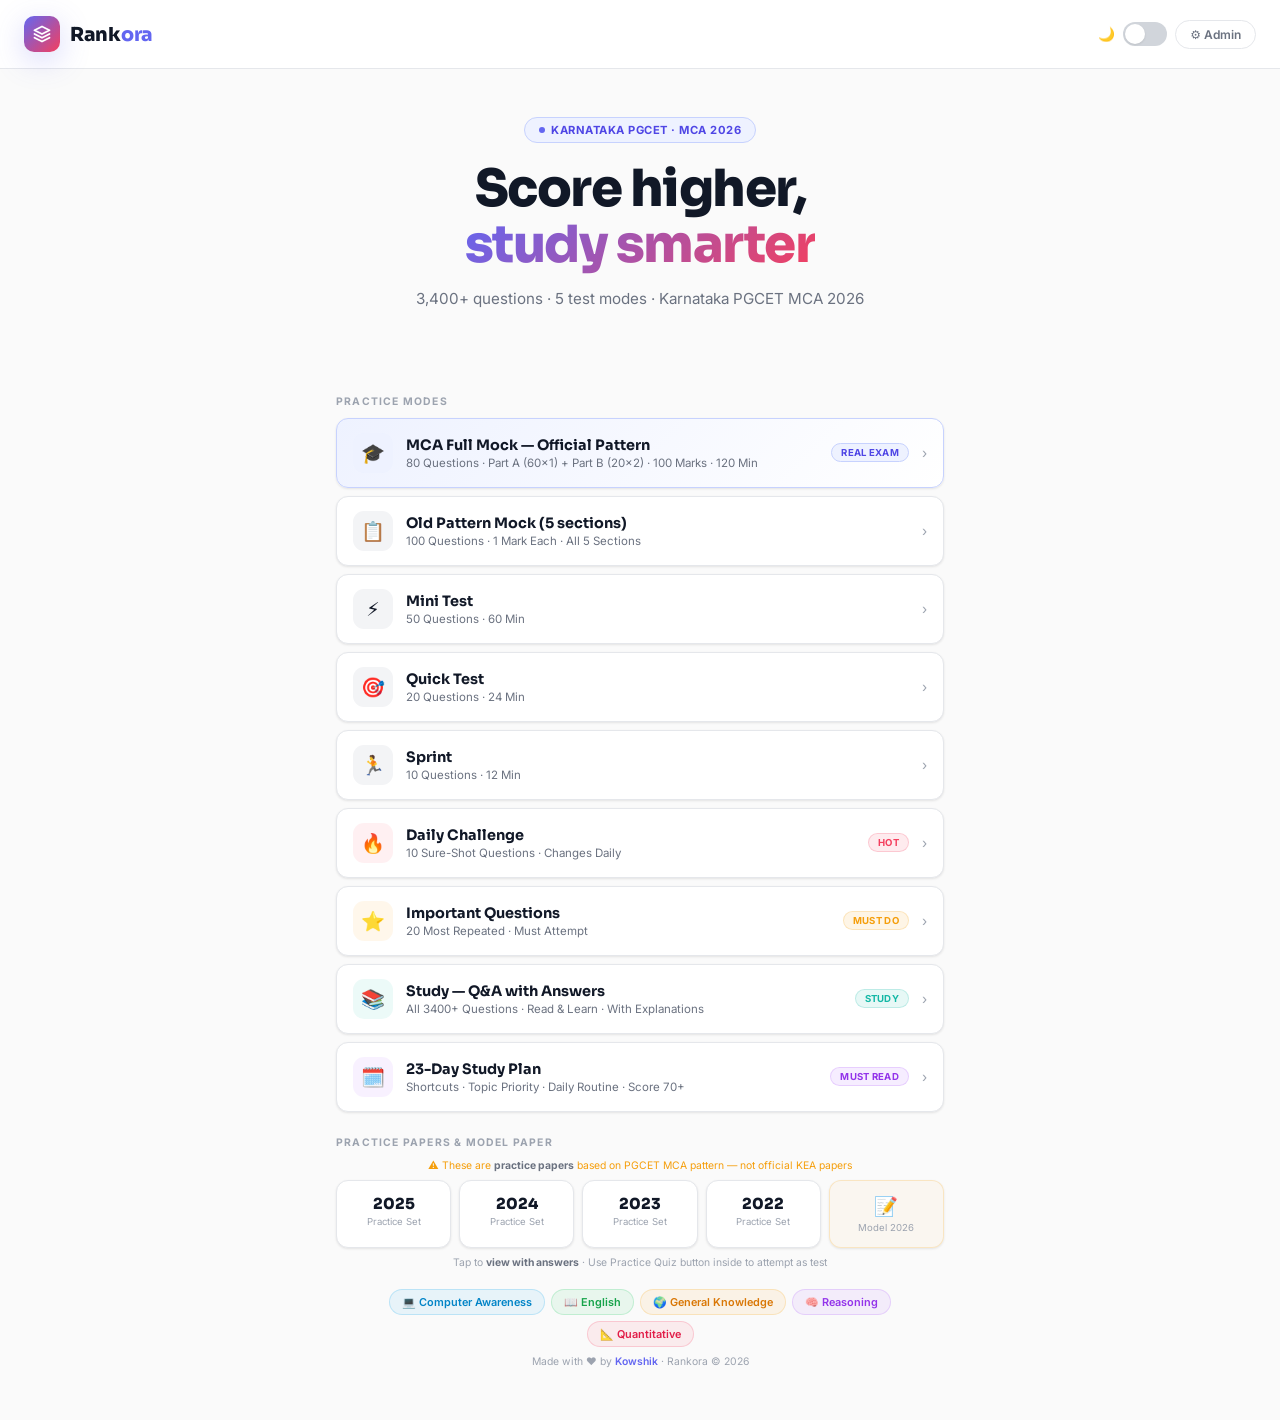
<file: templates/index.html>
﻿<!DOCTYPE html>
<html lang="en" data-theme="light">
<head>
<meta charset="UTF-8">
<meta name="viewport" content="width=device-width,initial-scale=1.0">
<title>Rankora — MCA PGCET 2026</title>
<!-- PWA -->
<link rel="manifest" href="/static/manifest.json">
<meta name="theme-color" content="#6366F1">
<meta name="mobile-web-app-capable" content="yes">
<meta name="apple-mobile-web-app-capable" content="yes">
<meta name="apple-mobile-web-app-status-bar-style" content="black-translucent">
<meta name="apple-mobile-web-app-title" content="Rankora">
<link rel="apple-touch-icon" href="/static/icons/icon-192.png">
<meta name="description" content="Karnataka PGCET MCA 2026 Practice App — 3400+ questions, MCA Full Mock, Daily Challenge">
<link rel="stylesheet" href="/static/css/style.css">
<link rel="preconnect" href="https://fonts.googleapis.com">
<link href="https://fonts.googleapis.com/css2?family=Sora:wght@300;400;500;600;700;800&family=Inter:wght@300;400;500;600;700&display=swap" rel="stylesheet">
</head>
<body>

<!-- HOME -->
<div id="home-screen" class="screen active">

  <nav class="nav">
    <a href="/" class="nav-logo">
      <div class="nav-logo-icon">
        <svg viewBox="0 0 24 24"><path d="M12 2L2 7l10 5 10-5-10-5z"/><path d="M2 17l10 5 10-5"/><path d="M2 12l10 5 10-5"/></svg>
      </div>
      <span class="nav-logo-text">Rank<span>ora</span></span>
    </a>
    <div class="nav-right">
      <span class="theme-icon" id="theme-icon">🌙</span>
      <button class="theme-toggle" id="theme-toggle" onclick="toggleTheme()" title="Toggle dark/light mode"></button>
      <a href="/admin" class="nav-admin">⚙ Admin</a>
    </div>
  </nav>

  <div class="hero">
    <div class="hero-chip">Karnataka PGCET · MCA 2026</div>
    <h1 class="hero-title">
      Score higher,<br>
      <span class="accent">study smarter</span>
    </h1>
    <p class="hero-sub">3,400+ questions · 5 test modes · Karnataka PGCET MCA 2026</p>
    <div class="countdown" style="display:none">
      <div class="cd-unit"><span class="cd-num" id="cd-days">--</span><span class="cd-lbl">Days</span></div>
      <span class="cd-sep">:</span>
      <div class="cd-unit"><span class="cd-num" id="cd-hrs">--</span><span class="cd-lbl">Hrs</span></div>
      <span class="cd-sep">:</span>
      <div class="cd-unit"><span class="cd-num" id="cd-min">--</span><span class="cd-lbl">Min</span></div>
    </div>
  </div>

  <div class="home-body">
    <div class="sec-label">Practice Modes</div>
    <div class="mode-list">
      <div class="mcard featured" onclick="startMCAMock()">
        <div class="mcard-icon">🎓</div>
        <div class="mcard-body">
          <div class="mcard-name">MCA Full Mock — Official Pattern</div>
          <div class="mcard-meta">80 Questions · Part A (60×1) + Part B (20×2) · 100 Marks · 120 Min</div>
        </div>
        <span class="mcard-badge badge-exam">Real Exam</span>
        <span class="mcard-arrow">›</span>
      </div>
      <div class="mcard" onclick="startMode('full',100)">
        <div class="mcard-icon">📋</div>
        <div class="mcard-body">
          <div class="mcard-name">Old Pattern Mock (5 sections)</div>
          <div class="mcard-meta">100 Questions · 1 Mark Each · All 5 Sections</div>
        </div>
        <span class="mcard-arrow">›</span>
      </div>
      <div class="mcard" onclick="startMode('mini',50)">
        <div class="mcard-icon">⚡</div>
        <div class="mcard-body">
          <div class="mcard-name">Mini Test</div>
          <div class="mcard-meta">50 Questions · 60 Min</div>
        </div>
        <span class="mcard-arrow">›</span>
      </div>
      <div class="mcard" onclick="startMode('quick',20)">
        <div class="mcard-icon">🎯</div>
        <div class="mcard-body">
          <div class="mcard-name">Quick Test</div>
          <div class="mcard-meta">20 Questions · 24 Min</div>
        </div>
        <span class="mcard-arrow">›</span>
      </div>
      <div class="mcard" onclick="startMode('sprint',10)">
        <div class="mcard-icon">🏃</div>
        <div class="mcard-body">
          <div class="mcard-name">Sprint</div>
          <div class="mcard-meta">10 Questions · 12 Min</div>
        </div>
        <span class="mcard-arrow">›</span>
      </div>
      <div class="mcard fire" onclick="startDaily()">
        <div class="mcard-icon">🔥</div>
        <div class="mcard-body">
          <div class="mcard-name">Daily Challenge</div>
          <div class="mcard-meta">10 Sure-Shot Questions · Changes Daily</div>
        </div>
        <span class="mcard-badge badge-hot">Hot</span>
        <span class="mcard-arrow">›</span>
      </div>
      <div class="mcard star" onclick="startImportant()">
        <div class="mcard-icon">⭐</div>
        <div class="mcard-body">
          <div class="mcard-name">Important Questions</div>
          <div class="mcard-meta">20 Most Repeated · Must Attempt</div>
        </div>
        <span class="mcard-badge badge-must">Must Do</span>
        <span class="mcard-arrow">›</span>
      </div>
      <div class="mcard study" onclick="window.location.href='/study'">
        <div class="mcard-icon">📚</div>
        <div class="mcard-body">
          <div class="mcard-name">Study — Q&amp;A with Answers</div>
          <div class="mcard-meta">All 3400+ Questions · Read &amp; Learn · With Explanations</div>
        </div>
        <span class="mcard-badge badge-study">Study</span>
        <span class="mcard-arrow">›</span>
      </div>
      <div class="mcard plan" onclick="window.location.href='/plan'">
        <div class="mcard-icon">🗓️</div>
        <div class="mcard-body">
          <div class="mcard-name">23-Day Study Plan</div>
          <div class="mcard-meta">Shortcuts · Topic Priority · Daily Routine · Score 70+</div>
        </div>
        <span class="mcard-badge badge-plan">Must Read</span>
        <span class="mcard-arrow">›</span>
      </div>
    </div>

    <div class="sec-label" style="margin-top:24px">Practice Papers &amp; Model Paper</div>
    <div class="pyq-hint" style="margin-bottom:8px;color:var(--amber);font-size:.65rem;">⚠️ These are <strong>practice papers</strong> based on PGCET MCA pattern — not official KEA papers</div>
    <div class="pyq-grid">
      <div class="pyq-tile" onclick="openPYQ('2025')">
        <div class="pyq-year">2025</div>
        <div class="pyq-sub">Practice Set</div>
      </div>
      <div class="pyq-tile" onclick="openPYQ('2024')">
        <div class="pyq-year">2024</div>
        <div class="pyq-sub">Practice Set</div>
      </div>
      <div class="pyq-tile" onclick="openPYQ('2023')">
        <div class="pyq-year">2023</div>
        <div class="pyq-sub">Practice Set</div>
      </div>
      <div class="pyq-tile" onclick="openPYQ('2022')">
        <div class="pyq-year">2022</div>
        <div class="pyq-sub">Practice Set</div>
      </div>
      <div class="pyq-tile model" onclick="openModel()">
        <div class="pyq-year">📝</div>
        <div class="pyq-sub">Model 2026</div>
      </div>
    </div>
    <div class="pyq-hint">Tap to <strong>view with answers</strong> · Use Practice Quiz button inside to attempt as test</div>

    <div class="subj-row" style="margin-top:20px">
      <span class="subj-chip chip-ca">💻 Computer Awareness</span>
      <span class="subj-chip chip-en">📖 English</span>
      <span class="subj-chip chip-gk">🌍 General Knowledge</span>
      <span class="subj-chip chip-ar">🧠 Reasoning</span>
      <span class="subj-chip chip-qa">📐 Quantitative</span>
    </div>

    <div class="home-footer">Made with ♥ by <span>Kowshik</span> · Rankora © 2026</div>

    <!-- PWA Install Button -->
    <div id="install-btn" style="display:none;position:fixed;bottom:20px;left:50%;transform:translateX(-50%);background:linear-gradient(135deg,#6366F1,#F43F5E);color:#fff;border:none;border-radius:24px;padding:13px 28px;font-size:.88rem;font-weight:700;cursor:pointer;box-shadow:0 8px 30px rgba(99,102,241,.4);z-index:500;align-items:center;gap:8px;font-family:Inter,sans-serif;" onclick="installApp()">
      📲 Install Rankora App
    </div>
  </div>
</div>

<!-- LOADING -->
<div id="loading-screen" class="screen">
  <div class="load-wrap">
    <div class="load-ring"></div>
    <div class="load-title">Loading your test…</div>
    <p class="load-tip" id="loading-tip"></p>
  </div>
</div>

<!-- EXAM -->
<div id="exam-screen" class="screen">
  <div class="exam-bar">
    <div class="bar-left">
      <button class="bar-exit" onclick="confirmExit()">✕</button>
      <span class="bar-mode" id="exam-mode-label">Full Mock Test</span>
    </div>
    <div class="bar-timer" id="timer-wrap">⏱ <span id="timer">02:00:00</span></div>
    <div class="bar-done"><span id="answered-count">0</span>/<span id="total-count">100</span> done</div>
  </div>
  <div class="exam-prog"><div class="exam-prog-fill" id="exam-progress-fill"></div></div>

  <div class="exam-body">
    <div class="q-panel">
      <div class="q-meta">
        <span class="q-badge" id="q-number">Q 1</span>
        <span class="q-subj-badge" id="q-subject">Computer Awareness</span>
        <span class="q-hot-badge" id="q-hint-tag"></span>
      </div>
      <div class="q-box" id="q-text">Loading…</div>
      <div class="opts">
        <div class="opt" id="opt-row-1" onclick="selectOption(1)">
          <div class="omr" id="bubble-1"><span class="omr-lbl">A</span></div>
          <div class="opt-txt" id="opt-1">Option A</div>
        </div>
        <div class="opt" id="opt-row-2" onclick="selectOption(2)">
          <div class="omr" id="bubble-2"><span class="omr-lbl">B</span></div>
          <div class="opt-txt" id="opt-2">Option B</div>
        </div>
        <div class="opt" id="opt-row-3" onclick="selectOption(3)">
          <div class="omr" id="bubble-3"><span class="omr-lbl">C</span></div>
          <div class="opt-txt" id="opt-3">Option C</div>
        </div>
        <div class="opt" id="opt-row-4" onclick="selectOption(4)">
          <div class="omr" id="bubble-4"><span class="omr-lbl">D</span></div>
          <div class="opt-txt" id="opt-4">Option D</div>
        </div>
      </div>
      <div class="q-nav">
        <button class="btn-prev" id="btn-prev" onclick="prevQ()">◀ Prev</button>
        <button class="btn-clr" onclick="clearAns()">✕ Clear</button>
        <button class="btn-next" id="btn-next" onclick="nextQ()">Next ▶</button>
      </div>
      <div class="submit-wrap">
        <button class="btn-submit" onclick="confirmSubmit()">Submit Test</button>
      </div>
    </div>

    <div class="sidebar" id="sidebar">
      <div class="sb-hdr">
        <span class="sb-title">Question Palette</span>
        <button class="sb-close" onclick="toggleSidebar()">✕</button>
      </div>
      <div class="sb-legend">
        <span><span class="leg g"></span>Answered</span>
        <span><span class="leg gr"></span>Not Answered</span>
        <span><span class="leg v"></span>Current</span>
      </div>
      <div class="pal-grid" id="palette-grid"></div>
      <div class="sec-jumps" id="section-jumps"></div>
    </div>
  </div>
  <button class="pal-fab" onclick="toggleSidebar()" id="palette-fab">
    <span id="fab-count">0</span>/100
  </button>
</div>

<!-- RESULT -->
<div id="result-screen" class="screen">
  <div class="result-wrap">
    <div class="score-card" id="score-card">
      <div class="score-emoji" id="score-emoji">🎉</div>
      <div class="score-lbl">Your Score</div>
      <div class="score-num">
        <span id="res-score">0</span><span class="slash">/</span><span class="tot" id="res-total">100</span>
      </div>
      <div class="score-pct" id="res-pct">0%</div>
      <div class="score-msg" id="score-msg">Keep going!</div>
    </div>
    <div class="res-stats">
      <div class="res-stat c"><div class="res-stat-num" id="rs-correct">0</div><div class="res-stat-lbl" id="rs-correct-lbl">✅ Marks</div></div>
      <div class="res-stat w"><div class="res-stat-num" id="rs-wrong">0</div><div class="res-stat-lbl">❌ Wrong</div></div>
      <div class="res-stat s"><div class="res-stat-num" id="rs-skip">0</div><div class="res-stat-lbl">⏭ Skipped</div></div>
      <div class="res-stat a"><div class="res-stat-num" id="rs-acc">0%</div><div class="res-stat-lbl">🎯 Accuracy</div></div>
    </div>
    <div class="breakdown">
      <div class="breakdown-title">Section-wise Performance</div>
      <div id="section-breakdown"></div>
    </div>
    <div class="res-actions">
      <button class="btn-review" onclick="toggleReview()">📋 Review Answers</button>
      <button class="btn-home" onclick="goHome()">🏠 Home</button>
    </div>
    <div id="review-panel" style="display:none">
      <div class="review-heading">📋 Answer Review with Explanations</div>
      <div id="review-list"></div>
    </div>
  </div>
</div>

<!-- MODAL -->
<div id="modal-overlay" class="modal-overlay" onclick="closeModal()">
  <div class="modal-box" onclick="event.stopPropagation()">
    <div class="modal-icon" id="modal-icon">⚠️</div>
    <h3 id="modal-title">Confirm</h3>
    <p id="modal-msg">Are you sure?</p>
    <div class="modal-btns">
      <button class="modal-cancel" onclick="closeModal()">Cancel</button>
      <button class="modal-confirm" onclick="modalConfirm()">Confirm</button>
    </div>
  </div>
</div>

<div id="toast" class="toast"></div>
<script src="/static/js/exam.js"></script>
<script>
// Theme toggle
function toggleTheme() {
  var html = document.documentElement;
  var isDark = html.getAttribute('data-theme') === 'dark';
  html.setAttribute('data-theme', isDark ? 'light' : 'dark');
  document.getElementById('theme-icon').textContent = isDark ? '🌙' : '☀️';
  localStorage.setItem('rankora-theme', isDark ? 'light' : 'dark');
}
// Load saved theme
(function() {
  var saved = localStorage.getItem('rankora-theme') || 'light';
  document.documentElement.setAttribute('data-theme', saved);
  var icon = document.getElementById('theme-icon');
  if (icon) icon.textContent = saved === 'dark' ? '☀️' : '🌙';
})();

// Register Service Worker for PWA
if ('serviceWorker' in navigator) {
  window.addEventListener('load', function() {
    navigator.serviceWorker.register('/static/sw.js')
      .then(function(reg) { console.log('SW registered:', reg.scope); })
      .catch(function(err) { console.log('SW error:', err); });
  });
}

// PWA Install Button
var deferredPrompt = null;
window.addEventListener('beforeinstallprompt', function(e) {
  e.preventDefault();
  deferredPrompt = e;
  var btn = document.getElementById('install-btn');
  if (btn) btn.style.display = 'flex';
});

function installApp() {
  if (deferredPrompt) {
    deferredPrompt.prompt();
    deferredPrompt.userChoice.then(function(result) {
      deferredPrompt = null;
      var btn = document.getElementById('install-btn');
      if (btn) btn.style.display = 'none';
    });
  }
}

window.addEventListener('appinstalled', function() {
  var btn = document.getElementById('install-btn');
  if (btn) btn.style.display = 'none';
  deferredPrompt = null;
});

// Handle shortcut URLs
(function() {
  var params = new URLSearchParams(window.location.search);
  if (params.get('daily') === '1') {
    window.history.replaceState({}, '', '/');
    setTimeout(function() { startDaily(); }, 500);
  }
})();
</script>
</body>
</html>
</file>
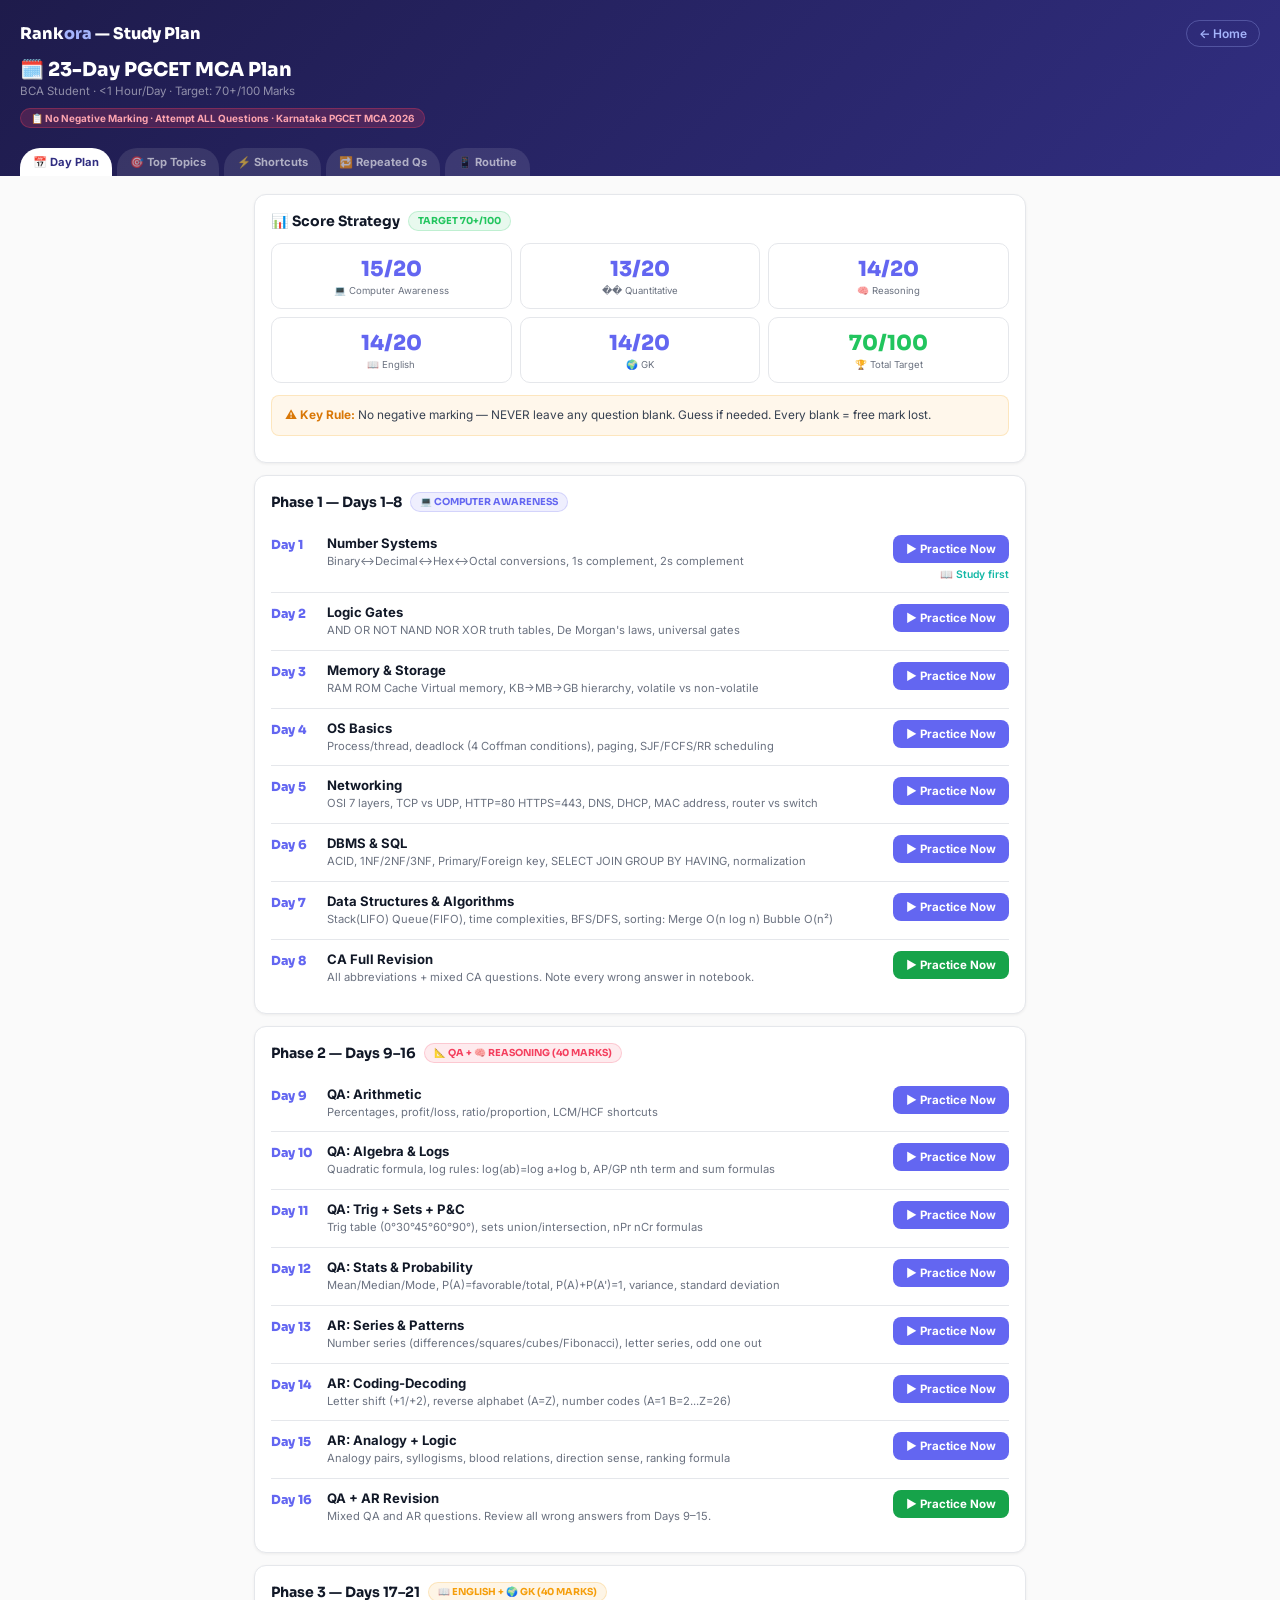
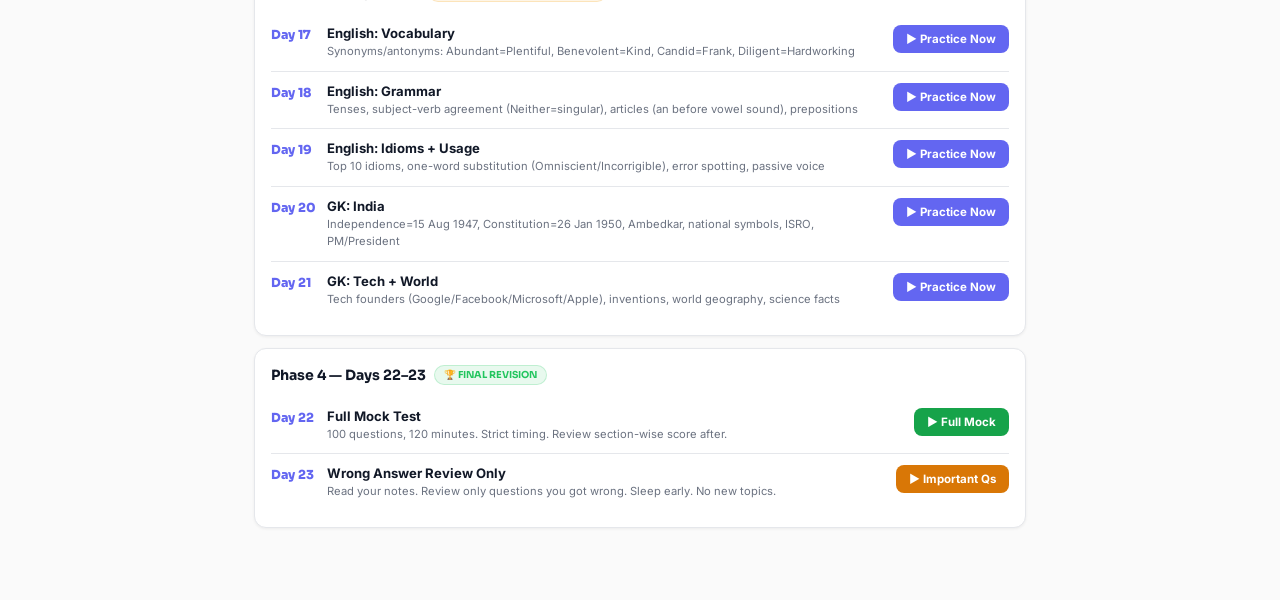
<file: templates/plan.html>
<!DOCTYPE html>
<html lang="en" data-theme="light">
<head>
<meta charset="UTF-8">
<meta name="viewport" content="width=device-width,initial-scale=1.0">
<title>23-Day Study Plan — Rankora PGCET MCA 2026</title>
<link rel="stylesheet" href="/static/css/style.css">
<link href="https://fonts.googleapis.com/css2?family=Sora:wght@400;600;700;800&family=Inter:wght@400;500;600;700&display=swap" rel="stylesheet">
<style>
body{background:var(--bg);color:var(--text);font-family:'Inter',sans-serif;-webkit-font-smoothing:antialiased;}
.plan-header{background:linear-gradient(135deg,#1E1B4B,#312E81);padding:20px 20px 0;position:sticky;top:0;z-index:100;}
.plan-header-top{display:flex;align-items:center;justify-content:space-between;margin-bottom:10px;}
.plan-brand{font-family:'Sora',sans-serif;font-weight:800;font-size:1rem;color:#fff;}
.plan-brand em{font-style:normal;color:#A5B4FC;}
.back-btn{color:#A5B4FC;text-decoration:none;font-size:.75rem;font-weight:600;padding:5px 12px;border:1px solid rgba(165,180,252,.3);border-radius:20px;}
.plan-title{font-family:'Sora',sans-serif;font-size:1.2rem;font-weight:800;color:#fff;margin-bottom:2px;}
.plan-sub{font-size:.72rem;color:rgba(255,255,255,.5);margin-bottom:8px;}
.exam-chip{display:inline-flex;align-items:center;gap:6px;background:rgba(244,63,94,.2);border:1px solid rgba(244,63,94,.3);color:#FDA4AF;font-size:.62rem;font-weight:700;padding:3px 10px;border-radius:20px;margin-bottom:10px;}
.tabs{display:flex;gap:5px;flex-wrap:wrap;padding:10px 0 0;}
.tab{padding:7px 13px;border-radius:20px 20px 0 0;font-size:.7rem;font-weight:700;cursor:pointer;border:none;background:rgba(255,255,255,.1);color:rgba(255,255,255,.6);font-family:'Inter',sans-serif;transition:all .2s;}
.tab.active{background:#fff;color:#312E81;}
.tab:hover:not(.active){background:rgba(255,255,255,.2);color:#fff;}
.content{max-width:800px;margin:0 auto;padding:18px 14px 60px;}
.section{display:none;}.section.active{display:block;}
.card{background:var(--surface);border:1px solid var(--border);border-radius:12px;padding:16px;margin-bottom:12px;box-shadow:0 1px 3px rgba(0,0,0,.06);}
.card-title{font-family:'Sora',sans-serif;font-weight:700;font-size:.88rem;color:var(--text);margin-bottom:12px;display:flex;align-items:center;gap:8px;flex-wrap:wrap;}
.phase-badge{font-size:.6rem;font-weight:700;padding:3px 9px;border-radius:20px;text-transform:uppercase;}
.ph1{background:rgba(99,102,241,.1);color:#6366F1;border:1px solid rgba(99,102,241,.2);}
.ph2{background:rgba(244,63,94,.1);color:#F43F5E;border:1px solid rgba(244,63,94,.2);}
.ph3{background:rgba(245,158,11,.1);color:#F59E0B;border:1px solid rgba(245,158,11,.2);}
.ph4{background:rgba(34,197,94,.1);color:#22C55E;border:1px solid rgba(34,197,94,.2);}
/* Day rows */
.day-row{display:flex;align-items:flex-start;gap:10px;padding:11px 0;border-bottom:1px solid var(--border);}
.day-row:last-child{border-bottom:none;}
.day-badge{min-width:46px;font-family:'Sora',sans-serif;font-weight:800;font-size:.78rem;color:var(--p);padding-top:2px;flex-shrink:0;}
.day-info{flex:1;}
.day-topic{font-weight:700;font-size:.82rem;color:var(--text);margin-bottom:2px;}
.day-desc{font-size:.7rem;color:var(--text3);line-height:1.5;}
.day-actions{display:flex;flex-direction:column;gap:5px;flex-shrink:0;align-items:flex-end;}
.btn-practice{background:var(--p);color:#fff;border:none;border-radius:8px;padding:7px 13px;font-size:.72rem;font-weight:700;cursor:pointer;font-family:'Inter',sans-serif;transition:all .2s;white-space:nowrap;}
.btn-practice:hover{background:var(--p2);transform:translateY(-1px);}
.btn-practice.green{background:#16A34A;}
.btn-practice.green:hover{background:#15803D;}
.btn-practice.orange{background:#D97706;}
.btn-practice.orange:hover{background:#B45309;}
.btn-study-link{color:var(--teal);font-size:.65rem;font-weight:600;text-decoration:none;text-align:center;}
.btn-study-link:hover{text-decoration:underline;}
/* Score grid */
.score-grid{display:grid;grid-template-columns:repeat(3,1fr);gap:8px;margin-bottom:12px;}
.score-tile{background:var(--surface);border:1px solid var(--border);border-radius:10px;padding:12px;text-align:center;}
.score-tile-num{font-family:'Sora',sans-serif;font-size:1.3rem;font-weight:800;color:var(--p);}
.score-tile-lbl{font-size:.6rem;color:var(--text3);margin-top:3px;}
.highlight{background:rgba(245,158,11,.08);border:1px solid rgba(245,158,11,.2);border-radius:8px;padding:10px 13px;font-size:.74rem;color:var(--text2);line-height:1.6;margin-bottom:10px;}
.highlight strong{color:#D97706;}
/* Topics */
.tip-list{list-style:none;padding:0;margin:0;}
.tip-list li{font-size:.75rem;color:var(--text2);padding:5px 0;border-bottom:1px solid var(--border);display:flex;gap:8px;line-height:1.5;}
.tip-list li:last-child{border-bottom:none;}
.tip-list li::before{content:"→";color:var(--p);font-weight:700;flex-shrink:0;}
.tip-box{background:rgba(99,102,241,.05);border:1px solid rgba(99,102,241,.15);border-radius:10px;padding:12px 14px;margin-bottom:10px;}
.tip-title{font-family:'Sora',sans-serif;font-weight:700;font-size:.76rem;color:var(--p);margin-bottom:8px;}
.trick-box{background:var(--bg2);border-radius:8px;padding:11px 13px;margin-bottom:8px;border-left:3px solid var(--p);font-family:'Courier New',monospace;font-size:.7rem;color:var(--text);line-height:1.8;white-space:pre-wrap;}
[data-theme="dark"] .trick-box{background:rgba(255,255,255,.04);}
/* Repeated table */
.rep-table{width:100%;border-collapse:collapse;font-size:.74rem;}
.rep-table th{background:var(--bg2);padding:8px 10px;text-align:left;font-weight:700;font-size:.63rem;text-transform:uppercase;color:var(--text3);border-bottom:2px solid var(--border);}
.rep-table td{padding:8px 10px;border-bottom:1px solid var(--border);color:var(--text2);vertical-align:top;line-height:1.5;}
.rep-table tr:last-child td{border-bottom:none;}
.rep-table tr:hover td{background:var(--bg2);}
/* Routine */
.routine-step{display:flex;gap:12px;align-items:flex-start;padding:12px 0;border-bottom:1px solid var(--border);}
.routine-step:last-child{border-bottom:none;}
.step-num{width:32px;height:32px;border-radius:50%;background:var(--p);color:#fff;font-family:'Sora',sans-serif;font-weight:800;font-size:.85rem;display:flex;align-items:center;justify-content:center;flex-shrink:0;}
.step-body{flex:1;}
.step-title{font-weight:700;font-size:.82rem;color:var(--text);margin-bottom:4px;}
.step-desc{font-size:.73rem;color:var(--text3);line-height:1.6;}
/* Quiz overlay */
.quiz-overlay{display:none;position:fixed;inset:0;background:rgba(0,0,0,.7);z-index:500;align-items:center;justify-content:center;backdrop-filter:blur(6px);}
.quiz-overlay.open{display:flex;}
.quiz-box{background:var(--surface);border-radius:16px;width:min(96vw,700px);height:min(92vh,700px);display:flex;flex-direction:column;overflow:hidden;box-shadow:0 20px 60px rgba(0,0,0,.4);border:1px solid var(--border);}
.quiz-header{background:linear-gradient(135deg,#1E1B4B,#312E81);padding:14px 18px;border-radius:16px 16px 0 0;display:flex;align-items:center;justify-content:space-between;}
.quiz-header-title{font-family:'Sora',sans-serif;font-weight:800;font-size:.9rem;color:#fff;}
.quiz-close{background:rgba(255,255,255,.15);border:none;color:#fff;width:28px;height:28px;border-radius:50%;cursor:pointer;font-size:.9rem;display:flex;align-items:center;justify-content:center;}
.quiz-body{padding:16px;overflow-y:auto;flex:1;}
.quiz-meta{display:flex;gap:8px;margin-bottom:14px;flex-wrap:wrap;}
.quiz-meta-chip{font-size:.65rem;font-weight:700;padding:3px 10px;border-radius:20px;background:var(--p3);color:var(--p2);border:1px solid var(--p4);}.hot-chip{background:rgba(245,158,11,.1)!important;color:#D97706!important;border-color:rgba(245,158,11,.2)!important;}
[data-theme="dark"] .quiz-meta-chip{background:rgba(99,102,241,.15);color:#A5B4FC;}
.quiz-progress{height:4px;background:var(--border);border-radius:2px;margin-bottom:16px;}
.quiz-progress-fill{height:100%;background:linear-gradient(90deg,var(--p),#22C55E);border-radius:2px;transition:width .3s;}
.qz-num{font-family:'Sora',sans-serif;font-weight:700;font-size:.7rem;color:var(--p);margin-bottom:6px;}
.qz-text{font-size:.88rem;font-weight:600;color:var(--text);line-height:1.65;margin-bottom:14px;background:var(--bg2);padding:13px 15px;border-radius:10px;border:1px solid var(--border);word-break:break-word;white-space:normal;}
.qz-opts{display:flex;flex-direction:column;gap:7px;margin-bottom:14px;}
.qz-opt{display:flex;align-items:center;gap:10px;padding:10px 13px;border:1.5px solid var(--border);border-radius:10px;cursor:pointer;transition:all .2s;background:var(--surface);}
.qz-opt:hover{border-color:var(--p4);background:var(--p3);}
[data-theme="dark"] .qz-opt:hover{background:rgba(99,102,241,.08);}
.qz-opt.selected{border-color:var(--p);background:var(--p3);}
[data-theme="dark"] .qz-opt.selected{background:rgba(99,102,241,.12);}
.qz-opt.correct{border-color:#22C55E;background:rgba(34,197,94,.08);}
.qz-opt.wrong{border-color:#F43F5E;background:rgba(244,63,94,.06);}
.qz-lbl{width:26px;height:26px;border-radius:50%;background:var(--bg2);border:1.5px solid var(--border2);display:flex;align-items:center;justify-content:center;font-family:'Sora',sans-serif;font-weight:700;font-size:.68rem;color:var(--text3);flex-shrink:0;}
.qz-opt.selected .qz-lbl{background:var(--p);border-color:var(--p);color:#fff;}
.qz-opt.correct .qz-lbl{background:#22C55E;border-color:#22C55E;color:#fff;}
.qz-opt.wrong .qz-lbl{background:#F43F5E;border-color:#F43F5E;color:#fff;}
.qz-opt-text{font-size:.82rem;color:var(--text);}
.qz-expl{background:rgba(99,102,241,.07);border-left:3px solid var(--p);border-radius:0 8px 8px 0;padding:9px 12px;font-size:.73rem;color:var(--text2);line-height:1.6;margin-bottom:12px;display:none;}
[data-theme="dark"] .qz-expl{background:rgba(99,102,241,.1);}
.qz-expl.show{display:block;}
.qz-nav{display:flex;gap:8px;}
.qz-btn{flex:1;padding:10px;border-radius:10px;font-size:.82rem;font-weight:700;cursor:pointer;font-family:'Inter',sans-serif;transition:all .2s;border:none;}
.qz-btn-submit{background:var(--p);color:#fff;}
.qz-btn-submit:hover{background:var(--p2);}
.qz-btn-next{background:#22C55E;color:#fff;}
.qz-btn-next:hover{background:#16A34A;}
.qz-btn-skip{background:var(--bg2);color:var(--text3);border:1px solid var(--border);}
.qz-btn-skip:hover{background:var(--border);}
.qz-result{text-align:center;padding:20px 10px;}
.qz-result-score{font-family:'Sora',sans-serif;font-size:3rem;font-weight:800;color:var(--p);}
.qz-result-lbl{font-size:.75rem;color:var(--text3);margin-bottom:16px;}
.qz-result-msg{font-size:.88rem;font-weight:600;color:var(--text);margin-bottom:20px;}
.qz-result-btns{display:flex;gap:8px;justify-content:center;}
.qz-result-btn{padding:10px 22px;border-radius:10px;font-size:.82rem;font-weight:700;cursor:pointer;font-family:'Inter',sans-serif;border:none;}
.loading-qs{text-align:center;padding:40px;color:var(--text3);font-size:.85rem;}
.load-spin{width:36px;height:36px;border:3px solid var(--border);border-top-color:var(--p);border-radius:50%;animation:spin .7s linear infinite;margin:0 auto 12px;}
@keyframes spin{to{transform:rotate(360deg);}}
@media(max-width:600px){.day-row{flex-wrap:wrap;}.day-actions{flex-direction:row;width:100%;}.score-grid{grid-template-columns:repeat(2,1fr);}}
</style>
<script>(function(){var t=localStorage.getItem('rankora-theme')||'light';document.documentElement.setAttribute('data-theme',t);})();</script>
</head>
<body>
<!-- HEADER -->
<div class="plan-header">
  <div class="plan-header-top">
    <div class="plan-brand">Rank<em>ora</em> — Study Plan</div>
    <a href="/" class="back-btn">← Home</a>
  </div>
  <div class="plan-title">🗓️ 23-Day PGCET MCA Plan</div>
  <div class="plan-sub">BCA Student · &lt;1 Hour/Day · Target: 70+/100 Marks</div>
  <div class="exam-chip">📋 No Negative Marking · Attempt ALL Questions · Karnataka PGCET MCA 2026</div>
  <div class="tabs">
    <button class="tab active" onclick="showTab('plan',this)">📅 Day Plan</button>
    <button class="tab" onclick="showTab('topics',this)">🎯 Top Topics</button>
    <button class="tab" onclick="showTab('tricks',this)">⚡ Shortcuts</button>
    <button class="tab" onclick="showTab('repeated',this)">🔁 Repeated Qs</button>
    <button class="tab" onclick="showTab('routine',this)">📱 Routine</button>
  </div>
</div>

<div class="content">

<!-- ═══ TAB 1: DAY PLAN ═══ -->
<div id="tab-plan" class="section active">

<div class="card">
  <div class="card-title">📊 Score Strategy <span class="phase-badge ph4">Target 70+/100</span></div>
  <div class="score-grid">
    <div class="score-tile"><div class="score-tile-num">15/20</div><div class="score-tile-lbl">💻 Computer Awareness</div></div>
    <div class="score-tile"><div class="score-tile-num">13/20</div><div class="score-tile-lbl">�� Quantitative</div></div>
    <div class="score-tile"><div class="score-tile-num">14/20</div><div class="score-tile-lbl">🧠 Reasoning</div></div>
    <div class="score-tile"><div class="score-tile-num">14/20</div><div class="score-tile-lbl">📖 English</div></div>
    <div class="score-tile"><div class="score-tile-num">14/20</div><div class="score-tile-lbl">🌍 GK</div></div>
    <div class="score-tile"><div class="score-tile-num" style="color:#22C55E">70/100</div><div class="score-tile-lbl">🏆 Total Target</div></div>
  </div>
  <div class="highlight"><strong>⚠️ Key Rule:</strong> No negative marking — NEVER leave any question blank. Guess if needed. Every blank = free mark lost.</div>
</div>

<div class="card">
  <div class="card-title">Phase 1 — Days 1–8 <span class="phase-badge ph1">💻 Computer Awareness</span></div>
  <div class="day-row">
    <div class="day-badge">Day 1</div>
    <div class="day-info"><div class="day-topic">Number Systems</div><div class="day-desc">Binary↔Decimal↔Hex↔Octal conversions, 1s complement, 2s complement</div></div>
    <div class="day-actions"><button class="btn-practice" onclick="startDayPractice(1,'Number Systems','Computer Awareness')">▶ Practice Now</button><a href="/study" class="btn-study-link">📖 Study first</a></div>
  </div>
  <div class="day-row">
    <div class="day-badge">Day 2</div>
    <div class="day-info"><div class="day-topic">Logic Gates</div><div class="day-desc">AND OR NOT NAND NOR XOR truth tables, De Morgan's laws, universal gates</div></div>
    <div class="day-actions"><button class="btn-practice" onclick="startDayPractice(2,'Logic Gates','Computer Awareness')">▶ Practice Now</button></div>
  </div>
  <div class="day-row">
    <div class="day-badge">Day 3</div>
    <div class="day-info"><div class="day-topic">Memory &amp; Storage</div><div class="day-desc">RAM ROM Cache Virtual memory, KB→MB→GB hierarchy, volatile vs non-volatile</div></div>
    <div class="day-actions"><button class="btn-practice" onclick="startDayPractice(3,'Memory','Computer Awareness')">▶ Practice Now</button></div>
  </div>
  <div class="day-row">
    <div class="day-badge">Day 4</div>
    <div class="day-info"><div class="day-topic">OS Basics</div><div class="day-desc">Process/thread, deadlock (4 Coffman conditions), paging, SJF/FCFS/RR scheduling</div></div>
    <div class="day-actions"><button class="btn-practice" onclick="startDayPractice(4,'OS Basics','Computer Awareness')">▶ Practice Now</button></div>
  </div>
  <div class="day-row">
    <div class="day-badge">Day 5</div>
    <div class="day-info"><div class="day-topic">Networking</div><div class="day-desc">OSI 7 layers, TCP vs UDP, HTTP=80 HTTPS=443, DNS, DHCP, MAC address, router vs switch</div></div>
    <div class="day-actions"><button class="btn-practice" onclick="startDayPractice(5,'Networking','Computer Awareness')">▶ Practice Now</button></div>
  </div>
  <div class="day-row">
    <div class="day-badge">Day 6</div>
    <div class="day-info"><div class="day-topic">DBMS &amp; SQL</div><div class="day-desc">ACID, 1NF/2NF/3NF, Primary/Foreign key, SELECT JOIN GROUP BY HAVING, normalization</div></div>
    <div class="day-actions"><button class="btn-practice" onclick="startDayPractice(6,'DBMS','Computer Awareness')">▶ Practice Now</button></div>
  </div>
  <div class="day-row">
    <div class="day-badge">Day 7</div>
    <div class="day-info"><div class="day-topic">Data Structures &amp; Algorithms</div><div class="day-desc">Stack(LIFO) Queue(FIFO), time complexities, BFS/DFS, sorting: Merge O(n log n) Bubble O(n²)</div></div>
    <div class="day-actions"><button class="btn-practice" onclick="startDayPractice(7,'DS & Algorithms','Computer Awareness')">▶ Practice Now</button></div>
  </div>
  <div class="day-row">
    <div class="day-badge">Day 8</div>
    <div class="day-info"><div class="day-topic">CA Full Revision</div><div class="day-desc">All abbreviations + mixed CA questions. Note every wrong answer in notebook.</div></div>
    <div class="day-actions"><button class="btn-practice green" onclick="startDayPractice(8,'CA Revision','Computer Awareness')">▶ Practice Now</button></div>
  </div>
</div>

<div class="card">
  <div class="card-title">Phase 2 — Days 9–16 <span class="phase-badge ph2">📐 QA + 🧠 Reasoning (40 marks)</span></div>
  <div class="day-row">
    <div class="day-badge">Day 9</div>
    <div class="day-info"><div class="day-topic">QA: Arithmetic</div><div class="day-desc">Percentages, profit/loss, ratio/proportion, LCM/HCF shortcuts</div></div>
    <div class="day-actions"><button class="btn-practice" onclick="startDayPractice(9,'Arithmetic','Quantitative Analysis')">▶ Practice Now</button></div>
  </div>
  <div class="day-row">
    <div class="day-badge">Day 10</div>
    <div class="day-info"><div class="day-topic">QA: Algebra &amp; Logs</div><div class="day-desc">Quadratic formula, log rules: log(ab)=log a+log b, AP/GP nth term and sum formulas</div></div>
    <div class="day-actions"><button class="btn-practice" onclick="startDayPractice(10,'Algebra & Logs','Quantitative Analysis')">▶ Practice Now</button></div>
  </div>
  <div class="day-row">
    <div class="day-badge">Day 11</div>
    <div class="day-info"><div class="day-topic">QA: Trig + Sets + P&amp;C</div><div class="day-desc">Trig table (0°30°45°60°90°), sets union/intersection, nPr nCr formulas</div></div>
    <div class="day-actions"><button class="btn-practice" onclick="startDayPractice(11,'Trig & Sets','Quantitative Analysis')">▶ Practice Now</button></div>
  </div>
  <div class="day-row">
    <div class="day-badge">Day 12</div>
    <div class="day-info"><div class="day-topic">QA: Stats &amp; Probability</div><div class="day-desc">Mean/Median/Mode, P(A)=favorable/total, P(A)+P(A')=1, variance, standard deviation</div></div>
    <div class="day-actions"><button class="btn-practice" onclick="startDayPractice(12,'Probability','Quantitative Analysis')">▶ Practice Now</button></div>
  </div>
  <div class="day-row">
    <div class="day-badge">Day 13</div>
    <div class="day-info"><div class="day-topic">AR: Series &amp; Patterns</div><div class="day-desc">Number series (differences/squares/cubes/Fibonacci), letter series, odd one out</div></div>
    <div class="day-actions"><button class="btn-practice" onclick="startDayPractice(13,'Series','Analytical Reasoning')">▶ Practice Now</button></div>
  </div>
  <div class="day-row">
    <div class="day-badge">Day 14</div>
    <div class="day-info"><div class="day-topic">AR: Coding-Decoding</div><div class="day-desc">Letter shift (+1/+2), reverse alphabet (A=Z), number codes (A=1 B=2...Z=26)</div></div>
    <div class="day-actions"><button class="btn-practice" onclick="startDayPractice(14,'Coding','Analytical Reasoning')">▶ Practice Now</button></div>
  </div>
  <div class="day-row">
    <div class="day-badge">Day 15</div>
    <div class="day-info"><div class="day-topic">AR: Analogy + Logic</div><div class="day-desc">Analogy pairs, syllogisms, blood relations, direction sense, ranking formula</div></div>
    <div class="day-actions"><button class="btn-practice" onclick="startDayPractice(15,'Analogy','Analytical Reasoning')">▶ Practice Now</button></div>
  </div>
  <div class="day-row">
    <div class="day-badge">Day 16</div>
    <div class="day-info"><div class="day-topic">QA + AR Revision</div><div class="day-desc">Mixed QA and AR questions. Review all wrong answers from Days 9–15.</div></div>
    <div class="day-actions"><button class="btn-practice green" onclick="startDayPractice(16,'QA Revision','Quantitative Analysis')">▶ Practice Now</button></div>
  </div>
</div>

<div class="card">
  <div class="card-title">Phase 3 — Days 17–21 <span class="phase-badge ph3">📖 English + 🌍 GK (40 marks)</span></div>
  <div class="day-row">
    <div class="day-badge">Day 17</div>
    <div class="day-info"><div class="day-topic">English: Vocabulary</div><div class="day-desc">Synonyms/antonyms: Abundant=Plentiful, Benevolent=Kind, Candid=Frank, Diligent=Hardworking</div></div>
    <div class="day-actions"><button class="btn-practice" onclick="startDayPractice(17,'Vocabulary','English Language')">▶ Practice Now</button></div>
  </div>
  <div class="day-row">
    <div class="day-badge">Day 18</div>
    <div class="day-info"><div class="day-topic">English: Grammar</div><div class="day-desc">Tenses, subject-verb agreement (Neither=singular), articles (an before vowel sound), prepositions</div></div>
    <div class="day-actions"><button class="btn-practice" onclick="startDayPractice(18,'Grammar','English Language')">▶ Practice Now</button></div>
  </div>
  <div class="day-row">
    <div class="day-badge">Day 19</div>
    <div class="day-info"><div class="day-topic">English: Idioms + Usage</div><div class="day-desc">Top 10 idioms, one-word substitution (Omniscient/Incorrigible), error spotting, passive voice</div></div>
    <div class="day-actions"><button class="btn-practice" onclick="startDayPractice(19,'Idioms','English Language')">▶ Practice Now</button></div>
  </div>
  <div class="day-row">
    <div class="day-badge">Day 20</div>
    <div class="day-info"><div class="day-topic">GK: India</div><div class="day-desc">Independence=15 Aug 1947, Constitution=26 Jan 1950, Ambedkar, national symbols, ISRO, PM/President</div></div>
    <div class="day-actions"><button class="btn-practice" onclick="startDayPractice(20,'India GK','General Knowledge')">▶ Practice Now</button></div>
  </div>
  <div class="day-row">
    <div class="day-badge">Day 21</div>
    <div class="day-info"><div class="day-topic">GK: Tech + World</div><div class="day-desc">Tech founders (Google/Facebook/Microsoft/Apple), inventions, world geography, science facts</div></div>
    <div class="day-actions"><button class="btn-practice" onclick="startDayPractice(21,'Tech GK','General Knowledge')">▶ Practice Now</button></div>
  </div>
</div>

<div class="card">
  <div class="card-title">Phase 4 — Days 22–23 <span class="phase-badge ph4">🏆 Final Revision</span></div>
  <div class="day-row">
    <div class="day-badge">Day 22</div>
    <div class="day-info"><div class="day-topic">Full Mock Test</div><div class="day-desc">100 questions, 120 minutes. Strict timing. Review section-wise score after.</div></div>
    <div class="day-actions"><button class="btn-practice green" onclick="window.location.href='/?mock=1'">▶ Full Mock</button></div>
  </div>
  <div class="day-row">
    <div class="day-badge">Day 23</div>
    <div class="day-info"><div class="day-topic">Wrong Answer Review Only</div><div class="day-desc">Read your notes. Review only questions you got wrong. Sleep early. No new topics.</div></div>
    <div class="day-actions"><button class="btn-practice orange" onclick="startDayPractice(23,'Final Review','all')">▶ Important Qs</button></div>
  </div>
</div>

</div><!-- end tab-plan -->
<!-- ═══ TAB 2: TOPICS ═══ -->
<div id="tab-topics" class="section">
<div class="card"><div class="card-title">💻 Computer Awareness — Top 10 Topics</div><ul class="tip-list">
<li>Number system conversions (Binary↔Hex↔Octal↔Decimal) — <strong>3-4 questions guaranteed every year</strong></li>
<li>Logic gates truth tables + De Morgan's laws (NAND/NOR = universal gates)</li>
<li>RAM vs ROM vs Cache vs Virtual memory — speed hierarchy: Cache > RAM > ROM > HDD</li>
<li>OSI model 7 layers — mnemonic: "Please Do Not Throw Sausage Pizza Away"</li>
<li>TCP vs UDP, HTTP=port 80, HTTPS=port 443, FTP=21, SMTP=25, DNS, DHCP</li>
<li>DBMS: ACID properties, normalization 1NF/2NF/3NF, Primary key vs Foreign key</li>
<li>Data structures: Stack(LIFO), Queue(FIFO), time complexities — Merge/Heap/Quick = O(n log n)</li>
<li>OS: Deadlock (4 Coffman conditions), SJF scheduling, paging vs segmentation, thrashing</li>
<li>OOP: Encapsulation, Inheritance, Polymorphism, Abstraction — definitions</li>
<li>Full forms: CPU ALU RAM ROM URL HTML CSS API GUI CLI USB PDF BIOS SDLC IDE</li>
</ul></div>
<div class="card"><div class="card-title">📐 Quantitative Analysis — Top 10 Topics</div><ul class="tip-list">
<li>Logarithm rules: log(ab)=log a+log b, log(a/b)=log a-log b, log(aⁿ)=n·log a, log(1)=0</li>
<li>Trigonometry: sin/cos/tan values for 0°,30°,45°,60°,90° — memorize the table once</li>
<li>Permutation nPr = n!/(n-r)! and Combination nCr = n!/(r!(n-r)!) — "arrange"=P, "choose"=C</li>
<li>Probability: P(A)=favorable/total, P(A)+P(A')=1, P(impossible)=0, P(certain)=1</li>
<li>Sets: n(A∪B) = n(A)+n(B)-n(A∩B), number of subsets = 2ⁿ</li>
<li>AP: nth term = a+(n-1)d, Sum = n/2·(2a+(n-1)d)</li>
<li>Statistics: Mean=sum/n, Median=middle value, Mode=most frequent, Range=max-min</li>
<li>Quadratic formula: x = (-b ± √(b²-4ac)) / 2a, Discriminant D=b²-4ac</li>
<li>Geometry: Area circle=πr², triangle=(1/2)bh, Pythagoras a²+b²=c²</li>
<li>Sum of first n natural numbers = n(n+1)/2, Sum of squares = n(n+1)(2n+1)/6</li>
</ul></div>
<div class="card"><div class="card-title">🧠 Analytical Reasoning — Top 10 Topics</div><ul class="tip-list">
<li>Number series — check differences first, then ratios, then squares/cubes/Fibonacci</li>
<li>Letter series — alternate letters, reverse alphabet (A=Z, B=Y, A+Z=27)</li>
<li>Coding-decoding — letter shift (+1/+2), number codes (A=1, B=2...Z=26)</li>
<li>Analogy — Doctor:Hospital, Fish:Water, Book:Library type pairs</li>
<li>Odd one out — 2D vs 3D shapes, prime vs composite, mammals vs birds</li>
<li>Blood relations — draw family tree, Mother's brother=Uncle, Sibling's child=Nephew/Niece</li>
<li>Ranking — Position from right = (Total+1) - Position from left</li>
<li>Direction sense — North/South/East/West turns, final direction after multiple turns</li>
<li>Syllogisms — All A are B + Some B are C → Some A may be C</li>
<li>Clock problems — Angle = |30H - 5.5M| degrees</li>
</ul></div>
<div class="card"><div class="card-title">📖 English Language — Top 10 Topics</div><ul class="tip-list">
<li>Synonyms: Abundant=Plentiful, Benevolent=Kind, Candid=Frank, Diligent=Hardworking, Eloquent=Fluent</li>
<li>Antonyms: Ancient↔Modern, Courage↔Cowardice, Genuine↔Fake, Humble↔Arrogant, Transparent↔Opaque</li>
<li>Subject-verb agreement — Neither/Either/Each/Everyone takes SINGULAR verb</li>
<li>Tenses — "yesterday" needs simple past, "since/for" needs present perfect</li>
<li>Articles — "an" before vowel SOUND (an honest man, an hour, an MBA)</li>
<li>Prepositions — good AT, arrive ON Monday, interested IN, afraid OF</li>
<li>Idioms: Break the ice=start conversation, Bite the bullet=endure bravely, Burn midnight oil=work late</li>
<li>One-word substitution: Omniscient=knows everything, Incorrigible=cannot be corrected</li>
<li>Error spotting — double comparative (more smarter→smarter), wrong tense with time words</li>
<li>Passive voice — Active: She writes a letter → Passive: A letter is written by her</li>
</ul></div>
<div class="card"><div class="card-title">🌍 General Knowledge — Top 10 Topics</div><ul class="tip-list">
<li>Tech founders: Google=Larry Page+Sergey Brin, Facebook=Zuckerberg, Microsoft=Bill Gates+Paul Allen</li>
<li>Computer inventors: WWW=Tim Berners-Lee (1989), Telephone=Graham Bell, Father of Computer=Charles Babbage</li>
<li>India: Independence=15 Aug 1947, Constitution=26 Jan 1950, Father of Constitution=B.R. Ambedkar</li>
<li>National symbols: Animal=Bengal Tiger, Bird=Peacock, Anthem=Jana Gana Mana (Tagore)</li>
<li>Current India: President=Droupadi Murmu (15th, since July 2022), PM=Narendra Modi</li>
<li>ISRO=Indian Space Research Organisation (Bengaluru), NASA=National Aeronautics and Space Administration</li>
<li>World geography: Largest continent=Asia, Longest river=Nile (6650km), Highest peak=Mount Everest</li>
<li>Science: Speed of light=3×10⁸ m/s, Water=H₂O, e=2.718, π=3.14159</li>
<li>Full forms: AI=Artificial Intelligence, IoT=Internet of Things, WHO=World Health Organisation</li>
<li>Awards: Nobel Prize categories, Bharat Ratna=highest civilian award in India</li>
</ul></div>
</div>

<!-- ═══ TAB 3: SHORTCUTS ═══ -->
<div id="tab-tricks" class="section">
<div class="card"><div class="card-title">📐 QA Shortcuts</div>
<div class="tip-box"><div class="tip-title">TRIG TABLE — Memorize Once</div>
<div class="trick-box">       0°    30°    45°    60°    90°
sin    0    1/2   1/√2   √3/2    1
cos    1   √3/2  1/√2   1/2     0
tan    0   1/√3   1      √3     ∞
TRICK: sin row = √0/2, √1/2, √2/2, √3/2, √4/2
       cos row = sin in REVERSE order</div></div>
<div class="tip-box"><div class="tip-title">LOG SHORTCUTS</div>
<div class="trick-box">log(1)=0  log(10)=1  log(2)≈0.301  log(3)≈0.477  log(5)≈0.699
log(aⁿ)=n·log(a)   log(ab)=log(a)+log(b)   log(a/b)=log(a)-log(b)</div></div>
<div class="tip-box"><div class="tip-title">PERMUTATION vs COMBINATION</div>
<div class="trick-box">See "ARRANGE/ORDER/RANK" → Permutation nPr = n!/(n-r)!
See "SELECT/CHOOSE/PICK" → Combination nCr = n!/(r!×(n-r)!)
5P2 = 5×4 = 20       5C2 = 5×4/2×1 = 10</div></div>
<div class="tip-box"><div class="tip-title">PERCENTAGE SHORTCUTS</div>
<div class="trick-box">10% of X = X/10    5% = half of 10%    25% = X/4    33.33% = X/3</div></div>
</div>
<div class="card"><div class="card-title">🧠 Reasoning Shortcuts</div>
<div class="tip-box"><div class="tip-title">NUMBER SERIES METHOD</div>
<div class="trick-box">Step 1: Find differences (D1, D2, D3...)
Step 2: Equal differences → AP series
Step 3: Differences increasing by same amount → quadratic
Step 4: Check squares: 1,4,9,16,25,36...
Step 5: Check cubes: 1,8,27,64,125...
Step 6: Check Fibonacci: each = sum of previous two
Step 7: Check doubling/halving</div></div>
<div class="tip-box"><div class="tip-title">CLOCK ANGLE FORMULA</div>
<div class="trick-box">Angle = |30H - 5.5M|
At 3:00 → |90 - 0| = 90°    At 6:30 → |180 - 165| = 15°</div></div>
<div class="tip-box"><div class="tip-title">RANKING TRICK</div>
<div class="trick-box">Position from right = (Total + 1) - Position from left
8th from left in 20 students = 20+1-8 = 13th from right</div></div>
<div class="tip-box"><div class="tip-title">CODING-DECODING</div>
<div class="trick-box">Type 1 — Letter Shift: A→C means +2, apply same shift to all
Type 2 — Reverse: A=Z, B=Y (use formula: 27 - position)
Type 3 — Number: A=1, B=2 ... Z=26</div></div>
</div>
</div>

<!-- ═══ TAB 4: REPEATED ═══ -->
<div id="tab-repeated" class="section">
<div class="card"><div class="card-title">🔁 Most Repeated PGCET Question Types</div>
<table class="rep-table">
<tr><th>Question Type</th><th>Tip to Solve Fast</th></tr>
<tr><td><strong>Binary↔Decimal conversion</strong></td><td>Memorize powers of 2: 1,2,4,8,16,32,64,128,256</td></tr>
<tr><td><strong>Stack=LIFO / Queue=FIFO</strong></td><td>Stack=plates stacked, Queue=ticket line</td></tr>
<tr><td><strong>SQL Primary/Foreign key</strong></td><td>Primary=unique+NOT NULL, Foreign=reference to another table</td></tr>
<tr><td><strong>Normalization 2NF/3NF</strong></td><td>2NF=no partial dependency, 3NF=no transitive dependency</td></tr>
<tr><td><strong>OSI layer functions</strong></td><td>"Please Do Not Throw Sausage Pizza Away" (Physical→Application)</td></tr>
<tr><td><strong>Sorting time complexities</strong></td><td>Merge/Heap/Quick=O(n log n). Bubble/Selection/Insertion=O(n²)</td></tr>
<tr><td><strong>Number series</strong></td><td>Check differences first, then squares/cubes/Fibonacci</td></tr>
<tr><td><strong>Synonym/Antonym</strong></td><td>Abundant=Plentiful, Benevolent=Kind, Candid=Frank, Diligent=Hardworking</td></tr>
<tr><td><strong>Probability basics</strong></td><td>P=favorable/total, always 0 to 1, P(A)+P(A')=1</td></tr>
<tr><td><strong>India GK dates</strong></td><td>15 Aug 1947, 26 Jan 1950, Ambedkar, Tiger, Peacock, Tagore</td></tr>
<tr><td><strong>Logic gates</strong></td><td>NAND/NOR=universal gates. XOR: same inputs=0, different=1</td></tr>
<tr><td><strong>RAM vs ROM vs Cache</strong></td><td>Speed: Cache > RAM > ROM > HDD. RAM=volatile, ROM=non-volatile</td></tr>
<tr><td><strong>Coding-decoding</strong></td><td>Find shift from first example, apply same to all letters</td></tr>
<tr><td><strong>Preposition usage</strong></td><td>Good AT, arrive ON (day), interested IN, afraid OF</td></tr>
<tr><td><strong>Tech founders GK</strong></td><td>Google=Page+Brin, Facebook=Zuckerberg, WWW=Tim Berners-Lee</td></tr>
</table></div>
<div class="card"><div class="card-title">⭐ Sure-Shot Topics — Every PGCET MCA Paper</div><ul class="tip-list">
<li><strong>Binary number system</strong> — at least 2 conversion questions guaranteed</li>
<li><strong>Stack and Queue</strong> — LIFO/FIFO definition or application question</li>
<li><strong>OSI model</strong> — which layer does what (routing=Network, MAC=DataLink)</li>
<li><strong>SQL basics</strong> — Primary key, Foreign key, or normalization</li>
<li><strong>Sorting complexity</strong> — Merge sort O(n log n) vs Bubble sort O(n²)</li>
<li><strong>Probability</strong> — coin toss, dice, or basic P=favorable/total</li>
<li><strong>Trig values</strong> — sin/cos/tan of standard angles (30°,45°,60°,90°)</li>
<li><strong>India independence/constitution dates</strong> — 15 Aug 1947, 26 Jan 1950</li>
<li><strong>Synonym or antonym</strong> — at least 3-4 vocab questions per paper</li>
<li><strong>Number series</strong> — at least 2-3 series questions in reasoning</li>
</ul></div>
</div>

<!-- ═══ TAB 5: ROUTINE ═══ -->
<div id="tab-routine" class="section">
<div class="card"><div class="card-title">📱 Daily 3-Step Routine (50 min total)</div>
<div class="routine-step"><div class="step-num">1</div><div class="step-body"><div class="step-title">LEARN — 10 Minutes</div><div class="step-desc">Read today's topic from the Top Topics tab. No YouTube. Write 3 key facts you must remember. Focus on formulas and mnemonics only.</div></div></div>
<div class="routine-step"><div class="step-num">2</div><div class="step-body"><div class="step-title">PRACTICE — 30 Minutes</div><div class="step-desc">Click <strong>▶ Practice Now</strong> on today's day row in the Day Plan tab. Attempt all 20 questions. Never skip — no negative marking means always guess. The quiz shows correct answer + explanation after each question.</div></div></div>
<div class="routine-step"><div class="step-num">3</div><div class="step-body"><div class="step-title">REVIEW — 10 Minutes</div><div class="step-desc">After finishing, note every wrong answer in a notebook (1 line each: question + correct answer). This notebook = your Day 22-23 revision material. Don't skip this step.</div></div></div>
</div>
<div class="card"><div class="card-title">⚡ Exam Day Strategy — Karnataka PGCET MCA 2026</div><ul class="tip-list">
<li><strong>Attempt order:</strong> Computer Awareness first → GK → English → Reasoning → Quantitative last</li>
<li><strong>Time per question:</strong> 72 seconds average. Stuck after 30 sec → mark and move on</li>
<li><strong>No negative marking:</strong> Fill EVERY bubble. Never leave blank. Guess from 2 options if unsure</li>
<li><strong>Elimination method:</strong> Cross out 2 obviously wrong options → 50% chance on remaining 2</li>
<li><strong>Computer Awareness:</strong> Target 15+ marks — strongest section for BCA student</li>
<li><strong>Quantitative:</strong> Do formula-based questions first, skip word problems if taking too long</li>
<li><strong>Reasoning series:</strong> Pattern not found in 30 sec → check if squares or Fibonacci</li>
<li><strong>Last 10 min:</strong> Check palette for unanswered questions and fill any blanks</li>
</ul></div>
</div>

</div><!-- end content -->

<!-- ═══ QUIZ OVERLAY ═══ -->
<div id="quiz-overlay" class="quiz-overlay">
  <div class="quiz-box">
    <div class="quiz-header">
      <div class="quiz-header-title" id="quiz-title">Practice Quiz</div>
      <button class="quiz-close" onclick="closeQuiz()">✕</button>
    </div>
    <div class="quiz-body" id="quiz-body">
      <div class="loading-qs"><div class="load-spin"></div>Loading questions…</div>
    </div>
  </div>
</div>

<script>
function showTab(name, btn) {
  document.querySelectorAll('.section').forEach(function(s){ s.classList.remove('active'); });
  document.querySelectorAll('.tab').forEach(function(t){ t.classList.remove('active'); });
  document.getElementById('tab-' + name).classList.add('active');
  if (btn) btn.classList.add('active');
  window.scrollTo({top:0, behavior:'smooth'});
}

// ── QUIZ STATE ──
var qzQuestions = [], qzIdx = 0, qzScore = 0, qzAnswered = false;
var qzDayNum = 1, qzTopicName = '', qzSubject = '';

async function startDayPractice(day, topic, subject) {
  qzDayNum = day; qzTopicName = topic; qzSubject = subject;
  qzQuestions = []; qzIdx = 0; qzScore = 0; qzAnswered = false;
  document.getElementById('quiz-title').textContent = 'Day ' + day + ' — ' + topic;
  document.getElementById('quiz-body').innerHTML = '<div class="loading-qs"><div class="load-spin"></div>Loading questions…</div>';
  document.getElementById('quiz-overlay').classList.add('open');
  document.body.style.overflow = 'hidden';
  try {
    var url = subject === 'all' ? '/important' : '/practice-day?day=' + day;
    var res = await fetch(url);
    if (!res.ok) throw new Error('Server error ' + res.status);
    var data = await res.json();
    if (!data || !data.length) throw new Error('No questions found for this topic');
    qzQuestions = data;
    renderQz();
  } catch(e) {
    document.getElementById('quiz-body').innerHTML = '<div class="loading-qs">❌ ' + e.message + '<br><br><small>Make sure Flask server is running on port 5000</small></div>';
  }
}

function closeQuiz() {
  document.getElementById('quiz-overlay').classList.remove('open');
  document.body.style.overflow = '';
}

function renderQz() {
  if (qzIdx >= qzQuestions.length) { showQzResult(); return; }
  var q = qzQuestions[qzIdx];
  var opts = [q.option1, q.option2, q.option3, q.option4];
  var labels = ['A','B','C','D'];
  var correctIdx = parseInt(q.correct_option) - 1;
  var pct = Math.round((qzIdx / qzQuestions.length) * 100);
  qzAnswered = false;

  var html = '';
  html += '<div class="quiz-meta">';
  html += '<span class="quiz-meta-chip">Q ' + (qzIdx+1) + ' / ' + qzQuestions.length + '</span>';
  html += '<span class="quiz-meta-chip">' + esc(q.subject || qzSubject) + '</span>';
  if (q.tag === 'hot') html += '<span class="quiz-meta-chip hot-chip">🔥 Sure Shot</span>';
  html += '</div>';
  html += '<div class="quiz-progress"><div class="quiz-progress-fill" style="width:' + pct + '%"></div></div>';
  html += '<div class="qz-text">' + esc(q.question) + '</div>';
  html += '<div class="qz-opts" id="qz-opts">';
  opts.forEach(function(opt, i) {
    html += '<div class="qz-opt" id="qz-opt-' + i + '" data-idx="' + i + '">';
    html += '<div class="qz-lbl">' + labels[i] + '</div>';
    html += '<div class="qz-opt-text">' + esc(opt) + '</div>';
    html += '</div>';
  });
  html += '</div>';
  html += '<div class="qz-expl" id="qz-expl"></div>';
  html += '<div class="qz-nav">';
  html += '<button class="qz-btn qz-btn-skip" id="qz-skip-btn" onclick="skipQz()">Skip →</button>';
  html += '<button class="qz-btn qz-btn-next" id="qz-next-btn" style="display:none" onclick="nextQz()">';
  html += (qzIdx < qzQuestions.length - 1) ? 'Next →' : 'See Results';
  html += '</button>';
  html += '</div>';

  document.getElementById('quiz-body').innerHTML = html;

  // Attach click handlers AFTER rendering - use IIFE to capture i by value
  opts.forEach(function(opt, i) {
    var el = document.getElementById('qz-opt-' + i);
    if (el) {
      (function(capturedI) {
        el.addEventListener('click', function() {
          handleAnswer(capturedI, correctIdx, q.explanation || '');
        });
      })(i);
    }
  });
}

function esc(s) {
  if (!s) return '';
  return String(s)
    .replace(/&/g,'&amp;')
    .replace(/</g,'&lt;')
    .replace(/>/g,'&gt;');
}

function handleAnswer(chosen, correct, explanation) {
  if (qzAnswered) return;
  qzAnswered = true;

  // Color all options - disable all first
  for (var i = 0; i < 4; i++) {
    var el = document.getElementById('qz-opt-' + i);
    if (!el) continue;
    el.style.pointerEvents = 'none';
    var lbl = el.querySelector('.qz-lbl');
    if (i === correct) {
      // Always highlight correct answer in green
      el.style.borderColor = '#22C55E';
      el.style.background = 'rgba(34,197,94,0.12)';
      if (lbl) { lbl.style.background = '#22C55E'; lbl.style.borderColor = '#22C55E'; lbl.style.color = '#fff'; }
    } else if (i === chosen && chosen !== correct) {
      // Highlight wrong choice in red
      el.style.borderColor = '#F43F5E';
      el.style.background = 'rgba(244,63,94,0.08)';
      if (lbl) { lbl.style.background = '#F43F5E'; lbl.style.borderColor = '#F43F5E'; lbl.style.color = '#fff'; }
    }
  }

  if (chosen === correct) qzScore++;

  // Show explanation
  var explEl = document.getElementById('qz-expl');
  if (explEl) {
    var icon = chosen === correct ? '✅' : '❌';
    var msg = chosen === correct ? 'Correct! ' : 'Wrong. ';
    explEl.innerHTML = icon + ' <strong>' + msg + '</strong>' + (explanation ? esc(explanation) : '');
    explEl.classList.add('show');
  }

  // Swap skip → next button
  var skipBtn = document.getElementById('qz-skip-btn');
  var nextBtn = document.getElementById('qz-next-btn');
  if (skipBtn) skipBtn.style.display = 'none';
  if (nextBtn) {
    nextBtn.style.display = 'block';
    nextBtn.textContent = (qzIdx < qzQuestions.length - 1) ? 'Next →' : 'See Results';
  }
}

function skipQz() {
  qzIdx++;
  renderQz();
}

function nextQz() {
  qzIdx++;
  renderQz();
}

function showQzResult() {
  var total = qzQuestions.length;
  var pct = total > 0 ? Math.round((qzScore / total) * 100) : 0;
  var emoji = pct >= 80 ? '🏆' : pct >= 60 ? '😊' : pct >= 40 ? '📚' : '💪';
  var msg = pct >= 80 ? 'Excellent! You know this topic well!' :
            pct >= 60 ? 'Good job! Review the ones you missed.' :
            pct >= 40 ? 'Keep practicing! Check the Shortcuts tab.' :
                        'Need more practice. Read the topic notes first, then retry.';
  var scoreColor = pct >= 60 ? '#22C55E' : pct >= 40 ? '#F59E0B' : '#F43F5E';
  var html = '<div class="qz-result">';
  html += '<div style="font-size:2.8rem;margin-bottom:8px">' + emoji + '</div>';
  html += '<div class="qz-result-score" style="color:' + scoreColor + '">' + qzScore + '/' + total + '</div>';
  html += '<div class="qz-result-lbl">' + pct + '% correct · Day ' + qzDayNum + ' — ' + esc(qzTopicName) + '</div>';
  html += '<div class="qz-result-msg">' + msg + '</div>';
  html += '<div class="qz-result-btns">';
  html += '<button class="qz-result-btn" style="background:var(--p);color:#fff" onclick="retryQuiz()">🔄 Retry</button>';
  html += '<button class="qz-result-btn" style="background:var(--bg2);color:var(--text);border:1px solid var(--border)" onclick="closeQuiz()">✓ Done</button>';
  html += '</div></div>';
  document.getElementById('quiz-body').innerHTML = html;
}

function retryQuiz() {
  startDayPractice(qzDayNum, qzTopicName, qzSubject);
}

// Close on backdrop click
document.getElementById('quiz-overlay').addEventListener('click', function(e) {
  if (e.target === this) closeQuiz();
});

// Keyboard shortcuts
document.addEventListener('keydown', function(e) {
  var overlay = document.getElementById('quiz-overlay');
  if (!overlay || !overlay.classList.contains('open')) return;
  if (e.key === 'Escape') { closeQuiz(); return; }
  if (!qzAnswered) {
    if (e.key === '1' || e.key === 'a' || e.key === 'A') { var el = document.getElementById('qz-opt-0'); if(el) el.click(); }
    if (e.key === '2' || e.key === 'b' || e.key === 'B') { var el = document.getElementById('qz-opt-1'); if(el) el.click(); }
    if (e.key === '3' || e.key === 'c' || e.key === 'C') { var el = document.getElementById('qz-opt-2'); if(el) el.click(); }
    if (e.key === '4' || e.key === 'd' || e.key === 'D') { var el = document.getElementById('qz-opt-3'); if(el) el.click(); }
  } else {
    if (e.key === 'Enter' || e.key === 'ArrowRight') nextQz();
  }
});
</script>
</body>
</html>
</file>
<file: static/css/style.css>
﻿/* ═══════════════════════════════════════════════════════════
   RANKORA v3 — Premium Design System
   Fonts: Sora (headings) + Inter (body)
   ═══════════════════════════════════════════════════════════ */

@import url('https://fonts.googleapis.com/css2?family=Sora:wght@300;400;500;600;700;800&family=Inter:wght@300;400;500;600;700&display=swap');

/* ── TOKENS ─────────────────────────────────────────────── */
:root {
  /* Brand */
  --p:    #6366F1;   /* indigo */
  --p2:   #4F46E5;
  --p3:   #EEF2FF;
  --p4:   #C7D2FE;
  --rose: #F43F5E;
  --teal: #14B8A6;
  --amber:#F59E0B;
  --lime: #22C55E;

  /* Light mode */
  --bg:      #FAFAFA;
  --bg2:     #F3F4F6;
  --surface: #FFFFFF;
  --surface2:#F9FAFB;
  --border:  #E5E7EB;
  --border2: #D1D5DB;
  --text:    #111827;
  --text2:   #374151;
  --text3:   #6B7280;
  --text4:   #9CA3AF;

  /* Shadows */
  --s1: 0 1px 3px rgba(0,0,0,.06), 0 1px 2px rgba(0,0,0,.04);
  --s2: 0 4px 16px rgba(0,0,0,.07);
  --s3: 0 10px 40px rgba(0,0,0,.10);
  --s4: 0 20px 60px rgba(0,0,0,.14);
  --sp: 0 8px 30px rgba(99,102,241,.25);

  --r:  16px;
  --r2: 12px;
  --r3: 8px;
  --r4: 6px;
  --ease: cubic-bezier(.4,0,.2,1);
  --t: all .2s var(--ease);
}

/* Dark mode */
[data-theme="dark"] {
  --bg:      #0C0C14;
  --bg2:     #13131F;
  --surface: #1A1A2A;
  --surface2:#222235;
  --border:  rgba(255,255,255,.08);
  --border2: rgba(255,255,255,.14);
  --text:    #F1F1F8;
  --text2:   #C8C8DC;
  --text3:   #8888A8;
  --text4:   #55556A;
  --s1: 0 1px 3px rgba(0,0,0,.3);
  --s2: 0 4px 16px rgba(0,0,0,.4);
  --s3: 0 10px 40px rgba(0,0,0,.5);
  --s4: 0 20px 60px rgba(0,0,0,.6);
}

/* ── BASE ────────────────────────────────────────────────── */
*, *::before, *::after { box-sizing: border-box; margin: 0; padding: 0; }
html { scroll-behavior: smooth; }
body {
  font-family: 'Inter', system-ui, sans-serif;
  background: var(--bg);
  color: var(--text);
  min-height: 100vh;
  -webkit-font-smoothing: antialiased;
  overflow-x: hidden;
  transition: background .3s, color .3s;
}
h1,h2,h3,h4 { font-family: 'Sora', sans-serif; }

/* ── SCREENS ─────────────────────────────────────────────── */
.screen { display: none !important; }
.screen.active { display: block !important; }
#home-screen.active { display: flex !important; flex-direction: column; min-height: 100vh; }
#loading-screen.active { display: flex !important; align-items: center; justify-content: center; min-height: 100vh; }
#result-screen.active { display: block !important; min-height: 100vh; }

/* ══════════════════════════════════════════════════════════
   HOME SCREEN
══════════════════════════════════════════════════════════ */
#home-screen { background: var(--bg); }

/* ── NAV ── */
.nav {
  display: flex; align-items: center; justify-content: space-between;
  padding: 16px 24px;
  border-bottom: 1px solid var(--border);
  background: var(--surface);
  position: sticky; top: 0; z-index: 100;
  backdrop-filter: blur(12px);
}
.nav-logo { display: flex; align-items: center; gap: 10px; text-decoration: none; }
.nav-logo-icon {
  width: 36px; height: 36px;
  background: linear-gradient(135deg, var(--p), var(--rose));
  border-radius: 10px;
  display: flex; align-items: center; justify-content: center;
  box-shadow: var(--sp);
}
.nav-logo-icon svg { width: 18px; height: 18px; fill: none; stroke: #fff; stroke-width: 2.5; stroke-linecap: round; stroke-linejoin: round; }
.nav-logo-text { font-family: 'Sora',sans-serif; font-size: 1.2rem; font-weight: 800; color: var(--text); letter-spacing: -.3px; }
.nav-logo-text span { color: var(--p); }
.nav-right { display: flex; align-items: center; gap: 8px; }

/* Theme toggle */
.theme-toggle {
  width: 44px; height: 24px;
  background: var(--border2);
  border-radius: 12px; border: none; cursor: pointer;
  position: relative; transition: background .3s;
  flex-shrink: 0;
}
.theme-toggle::after {
  content: '';
  position: absolute; top: 2px; left: 2px;
  width: 20px; height: 20px;
  background: var(--surface);
  border-radius: 50%;
  transition: transform .25s var(--ease);
  box-shadow: var(--s1);
}
[data-theme="dark"] .theme-toggle { background: var(--p); }
[data-theme="dark"] .theme-toggle::after { transform: translateX(20px); }
.theme-icon { font-size: .85rem; }

.nav-admin {
  font-size: .75rem; font-weight: 600; color: var(--text3);
  text-decoration: none; padding: 6px 14px;
  border: 1px solid var(--border); border-radius: 20px;
  transition: var(--t);
}
.nav-admin:hover { color: var(--p); border-color: var(--p4); background: var(--p3); }
[data-theme="dark"] .nav-admin:hover { background: rgba(99,102,241,.15); }

/* ── HERO ── */
.hero {
  padding: 48px 24px 32px;
  text-align: center;
  max-width: 640px;
  margin: 0 auto;
}
.hero-chip {
  display: inline-flex; align-items: center; gap: 6px;
  background: var(--p3); color: var(--p2);
  font-size: .7rem; font-weight: 700;
  padding: 5px 14px; border-radius: 20px;
  letter-spacing: .5px; text-transform: uppercase;
  margin-bottom: 18px; border: 1px solid var(--p4);
}
[data-theme="dark"] .hero-chip { background: rgba(99,102,241,.15); color: #A5B4FC; border-color: rgba(99,102,241,.3); }
.hero-chip::before { content: ''; width: 6px; height: 6px; background: var(--p); border-radius: 50%; animation: blink 2s infinite; }
@keyframes blink { 0%,100%{opacity:1} 50%{opacity:.3} }

.hero-title {
  font-size: clamp(2rem, 6vw, 3.2rem);
  font-weight: 800;
  color: var(--text);
  line-height: 1.1;
  letter-spacing: -1.5px;
  margin-bottom: 12px;
}
.hero-title .accent {
  background: linear-gradient(135deg, var(--p), var(--rose));
  -webkit-background-clip: text;
  -webkit-text-fill-color: transparent;
  background-clip: text;
}
.hero-sub { font-size: .95rem; color: var(--text3); line-height: 1.65; margin-bottom: 28px; }
.hero-sub strong { color: var(--text2); font-weight: 600; }

/* ── COUNTDOWN ── */
.countdown {
  display: inline-flex; align-items: center; gap: 4px;
  background: var(--surface); border: 1px solid var(--border);
  border-radius: var(--r); padding: 14px 24px;
  box-shadow: var(--s2); margin-bottom: 40px;
}
.cd-unit { display: flex; flex-direction: column; align-items: center; min-width: 52px; }
.cd-num { font-family: 'Sora',sans-serif; font-size: 2rem; font-weight: 800; color: var(--text); line-height: 1; font-variant-numeric: tabular-nums; }
.cd-lbl { font-size: .55rem; color: var(--text4); text-transform: uppercase; letter-spacing: .8px; margin-top: 3px; }
.cd-sep { font-size: 1.5rem; font-weight: 700; color: var(--border2); margin-bottom: 14px; }

/* ── HOME BODY ── */
.home-body { max-width: 640px; margin: 0 auto; padding: 0 16px 48px; }
.sec-label {
  font-size: .65rem; font-weight: 700; color: var(--text4);
  text-transform: uppercase; letter-spacing: 1.2px;
  margin-bottom: 10px; margin-top: 24px;
}

/* ── MODE CARDS ── */
.mode-list { display: flex; flex-direction: column; gap: 8px; }
.mcard {
  display: flex; align-items: center; gap: 13px;
  background: var(--surface); border: 1px solid var(--border);
  border-radius: var(--r2); padding: 14px 16px;
  cursor: pointer; transition: var(--t);
  position: relative; overflow: hidden;
  box-shadow: var(--s1);
}
.mcard::before {
  content: ''; position: absolute; left: 0; top: 0; bottom: 0;
  width: 3px; background: var(--p);
  transform: scaleY(0); transition: transform .2s; border-radius: 0 2px 2px 0;
}
.mcard:hover { border-color: var(--p4); box-shadow: var(--s2); transform: translateY(-1px); }
.mcard:hover::before { transform: scaleY(1); }
[data-theme="dark"] .mcard:hover { border-color: rgba(99,102,241,.35); }
.mcard:active { transform: translateY(0); }

.mcard.featured { border-color: var(--p4); background: linear-gradient(135deg, var(--p3), var(--surface)); }
[data-theme="dark"] .mcard.featured { border-color: rgba(99,102,241,.3); background: linear-gradient(135deg, rgba(99,102,241,.12), var(--surface)); }
.mcard.fire::before { background: var(--rose); }
.mcard.fire:hover { border-color: rgba(244,63,94,.3); }
.mcard.star::before { background: var(--amber); }
.mcard.star:hover { border-color: rgba(245,158,11,.3); }
.mcard.study::before { background: var(--teal); }
.mcard.study:hover { border-color: rgba(20,184,166,.3); }
.mcard.plan::before { background: #9333EA; }
.mcard.plan:hover { border-color: rgba(168,85,247,.3); }

.mcard-icon {
  width: 40px; height: 40px; border-radius: 11px;
  display: flex; align-items: center; justify-content: center;
  font-size: 1.2rem; flex-shrink: 0;
  background: var(--bg2);
}
.mcard.featured .mcard-icon { background: var(--p3); }
[data-theme="dark"] .mcard.featured .mcard-icon { background: rgba(99,102,241,.15); }
.mcard.fire .mcard-icon { background: rgba(244,63,94,.08); }
.mcard.star .mcard-icon { background: rgba(245,158,11,.08); }
.mcard.study .mcard-icon { background: rgba(20,184,166,.08); }
.mcard.plan .mcard-icon { background: rgba(168,85,247,.08); }

.mcard-body { flex: 1; }
.mcard-name { font-family: 'Sora',sans-serif; font-weight: 700; font-size: .9rem; color: var(--text); margin-bottom: 2px; }
.mcard-meta { font-size: .72rem; color: var(--text3); }
.mcard-badge {
  font-size: .6rem; font-weight: 700; padding: 3px 9px;
  border-radius: 20px; text-transform: uppercase; letter-spacing: .3px; flex-shrink: 0;
}
.badge-exam { background: var(--p3); color: var(--p2); border: 1px solid var(--p4); }
.badge-hot { background: rgba(244,63,94,.1); color: var(--rose); border: 1px solid rgba(244,63,94,.2); }
.badge-must { background: rgba(245,158,11,.1); color: var(--amber); border: 1px solid rgba(245,158,11,.2); }
.badge-study { background: rgba(20,184,166,.1); color: var(--teal); border: 1px solid rgba(20,184,166,.2); }
.badge-plan { background: rgba(168,85,247,.1); color: #9333EA; border: 1px solid rgba(168,85,247,.2); }
[data-theme="dark"] .badge-exam { background: rgba(99,102,241,.15); color: #A5B4FC; border-color: rgba(99,102,241,.3); }
.mcard-arrow { color: var(--text4); font-size: .85rem; transition: var(--t); flex-shrink: 0; }
.mcard:hover .mcard-arrow { color: var(--text2); transform: translateX(3px); }

/* ── PYQ GRID ── */
.pyq-grid { display: grid; grid-template-columns: repeat(5,1fr); gap: 8px; }
.pyq-tile {
  background: var(--surface); border: 1px solid var(--border);
  border-radius: var(--r2); padding: 13px 8px; text-align: center;
  cursor: pointer; transition: var(--t); box-shadow: var(--s1);
}
.pyq-tile:hover { border-color: var(--p4); box-shadow: var(--s2); transform: translateY(-2px); }
[data-theme="dark"] .pyq-tile:hover { border-color: rgba(99,102,241,.35); }
.pyq-year { font-family: 'Sora',sans-serif; font-size: .95rem; font-weight: 800; color: var(--text); margin-bottom: 3px; }
.pyq-sub { font-size: .6rem; color: var(--text4); line-height: 1.3; }
.pyq-tile.model { border-color: rgba(245,158,11,.2); background: rgba(245,158,11,.04); }
[data-theme="dark"] .pyq-tile.model { background: rgba(245,158,11,.06); }
.pyq-tile.model .pyq-year { font-size: 1.2rem; }
.pyq-hint { font-size: .65rem; color: var(--text4); text-align: center; margin-top: 8px; }
.pyq-hint strong { color: var(--text3); }

/* ── SUBJECTS ── */
.subj-row { display: flex; flex-wrap: wrap; gap: 6px; justify-content: center; }
.subj-chip {
  font-size: .68rem; font-weight: 600; padding: 5px 12px;
  border-radius: 20px; border: 1px solid; cursor: default;
}
.chip-ca { background: rgba(14,165,233,.08); border-color: rgba(14,165,233,.2); color: #0284C7; }
.chip-en { background: rgba(34,197,94,.08); border-color: rgba(34,197,94,.2); color: #16A34A; }
.chip-gk { background: rgba(245,158,11,.08); border-color: rgba(245,158,11,.2); color: #D97706; }
.chip-ar { background: rgba(168,85,247,.08); border-color: rgba(168,85,247,.2); color: #9333EA; }
.chip-qa { background: rgba(244,63,94,.08); border-color: rgba(244,63,94,.2); color: #E11D48; }
[data-theme="dark"] .chip-ca { color: #7DD3FC; }
[data-theme="dark"] .chip-en { color: #86EFAC; }
[data-theme="dark"] .chip-gk { color: #FDE68A; }
[data-theme="dark"] .chip-ar { color: #D8B4FE; }
[data-theme="dark"] .chip-qa { color: #FDA4AF; }

/* ── FOOTER ── */
.home-footer { text-align: center; font-size: .65rem; color: var(--text4); padding: 8px 0 4px; }
.home-footer span { color: var(--p); font-weight: 600; }

/* ══════════════════════════════════════════════════════════
   LOADING
══════════════════════════════════════════════════════════ */
.load-wrap { text-align: center; padding: 40px 20px; }
.load-ring {
  width: 48px; height: 48px; margin: 0 auto 20px;
  border-radius: 50%; border: 3px solid var(--border);
  border-top-color: var(--p); animation: spin .75s linear infinite;
}
@keyframes spin { to { transform: rotate(360deg); } }
.load-title { font-family: 'Sora',sans-serif; font-size: 1rem; font-weight: 700; color: var(--text); margin-bottom: 6px; }
.load-tip { font-size: .78rem; color: var(--text3); max-width: 260px; margin: 0 auto; line-height: 1.6; }

/* ══════════════════════════════════════════════════════════
   EXAM SCREEN
══════════════════════════════════════════════════════════ */
.exam-bar {
  background: var(--surface); border-bottom: 1px solid var(--border);
  padding: 10px 18px; display: flex; align-items: center; justify-content: space-between;
  position: sticky; top: 0; z-index: 200; box-shadow: var(--s1);
}
.bar-left { display: flex; align-items: center; gap: 9px; }
.bar-exit {
  width: 30px; height: 30px; background: none; border: 1px solid var(--border);
  border-radius: var(--r4); cursor: pointer; color: var(--text3);
  font-size: .85rem; display: flex; align-items: center; justify-content: center; transition: var(--t);
}
.bar-exit:hover { background: rgba(244,63,94,.08); border-color: rgba(244,63,94,.3); color: var(--rose); }
.bar-mode { font-family: 'Sora',sans-serif; font-weight: 700; font-size: .85rem; color: var(--text); }
.bar-timer {
  display: flex; align-items: center; gap: 5px;
  background: var(--p); color: #fff;
  padding: 6px 14px; border-radius: 20px;
  font-family: 'Sora',monospace; font-weight: 700; font-size: .92rem;
  letter-spacing: 1px; transition: background .3s;
}
.bar-timer.warn { background: var(--amber); }
.bar-timer.danger { background: var(--rose); animation: tpulse .8s infinite; }
@keyframes tpulse { 0%,100%{opacity:1} 50%{opacity:.65} }
.bar-done {
  background: var(--p3); color: var(--p2);
  font-size: .72rem; font-weight: 700; padding: 5px 12px; border-radius: 20px;
}
[data-theme="dark"] .bar-done { background: rgba(99,102,241,.15); color: #A5B4FC; }

.exam-prog { height: 3px; background: var(--border); }
.exam-prog-fill { height: 100%; background: linear-gradient(90deg, var(--p), var(--rose)); transition: width .3s; }

.exam-body { display: flex; min-height: calc(100vh - 57px); }

/* Question panel */
.q-panel { flex: 1; padding: 22px 24px; max-width: 820px; overflow-y: auto; }
.q-meta { display: flex; align-items: center; gap: 7px; margin-bottom: 14px; flex-wrap: wrap; }
.q-badge {
  background: var(--p); color: #fff;
  font-family: 'Sora',sans-serif; font-weight: 700; font-size: .72rem;
  padding: 4px 12px; border-radius: 20px;
}
.q-subj-badge {
  background: var(--p3); color: var(--p2);
  font-size: .68rem; font-weight: 600; padding: 4px 10px; border-radius: 20px;
}
[data-theme="dark"] .q-subj-badge { background: rgba(99,102,241,.15); color: #A5B4FC; }
.q-hot-badge {
  background: rgba(245,158,11,.1); color: var(--amber);
  font-size: .62rem; font-weight: 600; padding: 3px 9px; border-radius: 20px;
}

.q-box {
  font-size: 1rem; line-height: 1.75; color: var(--text); font-weight: 500;
  background: var(--surface); padding: 20px 22px;
  border-radius: var(--r); border: 1px solid var(--border);
  margin-bottom: 16px; box-shadow: var(--s1);
}

/* Options */
.opts { display: flex; flex-direction: column; gap: 8px; margin-bottom: 20px; }
.opt {
  display: flex; align-items: center; gap: 12px;
  background: var(--surface); border: 1.5px solid var(--border);
  border-radius: var(--r2); padding: 12px 15px;
  cursor: pointer; transition: var(--t); user-select: none;
}
.opt:hover { border-color: var(--p4); background: var(--p3); }
[data-theme="dark"] .opt:hover { border-color: rgba(99,102,241,.35); background: rgba(99,102,241,.08); }
.opt.sel { border-color: var(--p); background: var(--p3); }
[data-theme="dark"] .opt.sel { background: rgba(99,102,241,.12); }
.opt.sel .omr { background: var(--p); border-color: var(--p); }
.opt.sel .omr-lbl { color: #fff; }
.omr {
  width: 34px; height: 34px; border-radius: 50%;
  border: 2px solid var(--border2); display: flex; align-items: center; justify-content: center;
  flex-shrink: 0; transition: var(--t); background: var(--bg2);
}
.omr-lbl { font-family: 'Sora',sans-serif; font-weight: 700; font-size: .78rem; color: var(--text3); }
.opt-txt { font-size: .9rem; line-height: 1.5; color: var(--text); }

/* Nav */
.q-nav { display: flex; gap: 8px; margin-bottom: 12px; }
.btn-prev, .btn-next {
  flex: 1; padding: 10px; border-radius: var(--r2); font-size: .85rem; font-weight: 700;
  cursor: pointer; transition: var(--t); border: 1.5px solid var(--p); color: var(--p);
  background: var(--surface); font-family: 'Inter',sans-serif;
}
.btn-prev:hover, .btn-next:hover { background: var(--p); color: #fff; }
.btn-prev:disabled, .btn-next:disabled { opacity: .3; cursor: not-allowed; pointer-events: none; }
.btn-clr {
  padding: 10px 15px; border-radius: var(--r2); border: 1.5px solid var(--border);
  background: var(--surface); color: var(--text3); font-size: .8rem;
  cursor: pointer; transition: var(--t); font-family: 'Inter',sans-serif;
}
.btn-clr:hover { border-color: rgba(244,63,94,.3); color: var(--rose); }
.submit-wrap { text-align: center; padding-bottom: 40px; }
.btn-submit {
  padding: 12px 48px; background: linear-gradient(135deg, var(--lime), #16A34A);
  color: #fff; border: none; border-radius: var(--r2); font-size: .92rem; font-weight: 700;
  cursor: pointer; transition: var(--t); box-shadow: 0 4px 16px rgba(34,197,94,.3);
  font-family: 'Inter',sans-serif;
}
.btn-submit:hover { transform: translateY(-2px); box-shadow: 0 8px 24px rgba(34,197,94,.4); }
.btn-submit:disabled { opacity: .6; cursor: not-allowed; transform: none; }

/* Sidebar */
.sidebar {
  width: 248px; background: var(--surface); border-left: 1px solid var(--border);
  padding: 15px 12px; overflow-y: auto; flex-shrink: 0;
  transition: transform .25s var(--ease);
}
.sb-hdr { display: flex; align-items: center; justify-content: space-between; margin-bottom: 11px; }
.sb-title { font-family: 'Sora',sans-serif; font-weight: 700; font-size: .82rem; color: var(--text); }
.sb-close { display: none; background: none; border: none; cursor: pointer; color: var(--text3); font-size: .95rem; }
.sb-legend { display: flex; gap: 9px; margin-bottom: 10px; flex-wrap: wrap; }
.sb-legend span { display: flex; align-items: center; gap: 4px; font-size: .65rem; color: var(--text3); }
.leg { width: 11px; height: 11px; border-radius: 50%; }
.leg.g { background: var(--lime); }
.leg.gr { background: var(--border2); }
.leg.v { background: var(--p); }
.pal-grid { display: grid; grid-template-columns: repeat(5,1fr); gap: 4px; margin-bottom: 14px; }
.pal-btn {
  width: 33px; height: 33px; border-radius: 50%;
  border: 1.5px solid var(--border2); background: var(--bg2);
  font-size: .65rem; font-weight: 700; cursor: pointer; transition: var(--t);
  color: var(--text2); font-family: 'Sora',sans-serif;
}
.pal-btn.answered { background: var(--lime); border-color: var(--lime); color: #fff; }
.pal-btn.current { background: var(--p); border-color: var(--p); color: #fff; transform: scale(1.1); }
.sec-jumps { border-top: 1px solid var(--border); padding-top: 10px; }
.sec-jumps-title { font-size: .6rem; font-weight: 700; color: var(--text4); text-transform: uppercase; letter-spacing: .6px; margin-bottom: 6px; }
.sec-btn {
  display: block; width: 100%; padding: 6px 9px; margin-bottom: 4px;
  background: var(--bg2); border: 1px solid var(--border); border-radius: var(--r4);
  font-size: .7rem; cursor: pointer; text-align: left; transition: var(--t);
  color: var(--text2); font-family: 'Inter',sans-serif;
}
.sec-btn:hover { background: var(--p3); border-color: var(--p4); color: var(--p2); }
[data-theme="dark"] .sec-btn:hover { background: rgba(99,102,241,.12); border-color: rgba(99,102,241,.3); color: #A5B4FC; }
.pal-fab {
  display: none; position: fixed; bottom: 20px; right: 20px;
  background: var(--p); color: #fff; border: none; border-radius: 24px;
  padding: 11px 17px; font-size: .8rem; font-weight: 700; cursor: pointer;
  box-shadow: var(--sp); z-index: 300; font-family: 'Inter',sans-serif;
}

/* ══════════════════════════════════════════════════════════
   RESULT
══════════════════════════════════════════════════════════ */
.result-wrap { max-width: 700px; margin: 0 auto; padding: 24px 18px 60px; }
.score-card {
  background: linear-gradient(135deg, #1E1B4B, #312E81);
  border-radius: 20px; padding: 32px 24px; text-align: center;
  margin-bottom: 14px; position: relative; overflow: hidden; box-shadow: var(--s4);
}
.score-card::before {
  content: ''; position: absolute; top: -60px; left: 50%; transform: translateX(-50%);
  width: 280px; height: 280px;
  background: radial-gradient(circle, rgba(99,102,241,.25) 0%, transparent 70%);
  border-radius: 50%;
}
.score-emoji { font-size: 3rem; margin-bottom: 8px; position: relative; }
.score-lbl { font-size: .65rem; color: rgba(255,255,255,.4); text-transform: uppercase; letter-spacing: .8px; margin-bottom: 8px; }
.score-num { font-family: 'Sora',sans-serif; font-size: 4.5rem; font-weight: 800; color: #fff; line-height: 1; position: relative; }
.score-num .slash { font-size: 2rem; color: rgba(255,255,255,.25); margin: 0 5px; }
.score-num .tot { font-size: 2rem; color: rgba(255,255,255,.45); }
.score-pct { font-size: 1.2rem; font-weight: 700; color: rgba(255,255,255,.65); margin-top: 6px; }
.score-msg { font-size: .85rem; color: rgba(255,255,255,.4); margin-top: 10px; font-style: italic; }

.res-stats { display: grid; grid-template-columns: repeat(4,1fr); gap: 9px; margin-bottom: 14px; }
.res-stat { background: var(--surface); border-radius: var(--r2); padding: 14px 10px; text-align: center; box-shadow: var(--s1); border: 1px solid var(--border); }
.res-stat-num { font-family: 'Sora',sans-serif; font-size: 1.8rem; font-weight: 800; line-height: 1; }
.res-stat-lbl { font-size: .62rem; color: var(--text3); margin-top: 4px; font-weight: 600; }
.res-stat.c .res-stat-num { color: var(--lime); }
.res-stat.w .res-stat-num { color: var(--rose); }
.res-stat.s .res-stat-num { color: var(--amber); }
.res-stat.a .res-stat-num { color: var(--p); }

.breakdown { background: var(--surface); border-radius: var(--r2); padding: 18px; margin-bottom: 14px; box-shadow: var(--s1); border: 1px solid var(--border); }
.breakdown-title { font-family: 'Sora',sans-serif; font-weight: 700; font-size: .85rem; color: var(--text); margin-bottom: 14px; }
.sb-row { display: flex; align-items: center; gap: 9px; margin-bottom: 9px; }
.sb-label { font-size: .7rem; color: var(--text2); width: 148px; flex-shrink: 0; }
.sb-bar-bg { flex: 1; height: 6px; background: var(--bg2); border-radius: 3px; overflow: hidden; }
.sb-bar-fill { height: 100%; border-radius: 3px; transition: width .7s var(--ease); }
.sb-score { font-size: .7rem; font-weight: 700; color: var(--text); min-width: 44px; text-align: right; white-space: nowrap; }
.sb-title { font-family: 'Sora',sans-serif; font-weight: 700; font-size: .82rem; color: var(--text); margin-bottom: 12px; }

.res-actions { display: flex; gap: 9px; margin-bottom: 18px; }
.btn-review {
  flex: 1; padding: 11px; background: var(--surface); border: 1.5px solid var(--p);
  color: var(--p); border-radius: var(--r2); font-size: .85rem; font-weight: 700;
  cursor: pointer; transition: var(--t); font-family: 'Inter',sans-serif;
}
.btn-review:hover { background: var(--p3); }
[data-theme="dark"] .btn-review:hover { background: rgba(99,102,241,.12); }
.btn-home {
  flex: 1; padding: 11px; background: var(--p); color: #fff; border: none;
  border-radius: var(--r2); font-size: .85rem; font-weight: 700;
  cursor: pointer; transition: var(--t); font-family: 'Inter',sans-serif;
}
.btn-home:hover { background: var(--p2); }

.review-heading { font-family: 'Sora',sans-serif; font-weight: 700; font-size: .88rem; color: var(--text); margin-bottom: 12px; }
.review-item {
  background: var(--surface); border-radius: var(--r2); padding: 14px;
  margin-bottom: 8px; border-left: 3px solid var(--border);
  box-shadow: var(--s1); border: 1px solid var(--border); border-left-width: 3px;
}
.review-item.correct { border-left-color: var(--lime); }
.review-item.wrong { border-left-color: var(--rose); }
.review-item.skipped { border-left-color: var(--amber); }
.review-q { font-weight: 600; font-size: .84rem; margin-bottom: 9px; line-height: 1.55; color: var(--text); }
.review-opts { display: grid; grid-template-columns: 1fr 1fr; gap: 5px; }
.review-opt { padding: 6px 9px; border-radius: var(--r4); font-size: .76rem; border: 1px solid var(--border); color: var(--text2); }
.review-opt.correct-ans { background: rgba(34,197,94,.08); border-color: rgba(34,197,94,.3); font-weight: 700; color: #16A34A; }
[data-theme="dark"] .review-opt.correct-ans { background: rgba(34,197,94,.12); color: #86EFAC; }
.review-opt.wrong-ans { background: rgba(244,63,94,.06); border-color: rgba(244,63,94,.25); color: var(--rose); }
.review-status { font-size: .68rem; font-weight: 700; margin-top: 7px; }
.review-status.c { color: var(--lime); }
.review-status.w { color: var(--rose); }
.review-status.s { color: var(--amber); }
.review-explain {
  margin-top: 9px; padding: 8px 11px;
  background: var(--p3); border-left: 2px solid var(--p);
  border-radius: 0 var(--r4) var(--r4) 0;
  font-size: .74rem; color: var(--p2); line-height: 1.6;
}
[data-theme="dark"] .review-explain { background: rgba(99,102,241,.1); color: #A5B4FC; }
.explain-icon { margin-right: 3px; }

/* ══════════════════════════════════════════════════════════
   MODAL
══════════════════════════════════════════════════════════ */
.modal-overlay {
  position: fixed; inset: 0; background: rgba(0,0,0,.5);
  display: none; align-items: center; justify-content: center;
  z-index: 999; backdrop-filter: blur(6px);
}
.modal-overlay.open { display: flex !important; }
.modal-box {
  background: var(--surface); border-radius: 20px; padding: 28px 24px;
  max-width: 360px; width: 90%; text-align: center; box-shadow: var(--s4);
  animation: mIn .2s cubic-bezier(.34,1.56,.64,1);
  border: 1px solid var(--border);
}
@keyframes mIn { from{transform:scale(.88);opacity:0} to{transform:scale(1);opacity:1} }
.modal-icon { font-size: 2.2rem; margin-bottom: 9px; }
.modal-box h3 { font-family: 'Sora',sans-serif; font-size: 1.05rem; font-weight: 800; margin-bottom: 7px; color: var(--text); }
.modal-box p { color: var(--text3); font-size: .82rem; margin-bottom: 20px; line-height: 1.55; }
.modal-btns { display: flex; gap: 8px; }
.modal-cancel {
  flex: 1; padding: 10px; background: var(--bg2); border: 1px solid var(--border);
  border-radius: var(--r2); font-size: .85rem; cursor: pointer; font-weight: 600;
  color: var(--text2); font-family: 'Inter',sans-serif;
}
.modal-confirm {
  flex: 1; padding: 10px; background: var(--lime); color: #fff; border: none;
  border-radius: var(--r2); font-size: .85rem; font-weight: 700;
  cursor: pointer; font-family: 'Inter',sans-serif;
}

/* ══════════════════════════════════════════════════════════
   TOAST
══════════════════════════════════════════════════════════ */
.toast {
  position: fixed; bottom: 80px; left: 50%;
  transform: translateX(-50%) translateY(12px);
  background: var(--text); color: var(--bg);
  padding: 9px 18px; border-radius: 20px; font-size: .76rem; font-weight: 600;
  opacity: 0; transition: all .3s; pointer-events: none; z-index: 1000;
  white-space: nowrap; box-shadow: var(--s3);
}
.toast.show { opacity: 1; transform: translateX(-50%) translateY(0); }

/* ══════════════════════════════════════════════════════════
   ADMIN
══════════════════════════════════════════════════════════ */
.admin-body { background: var(--bg); }
.admin-page { max-width: 960px; margin: 0 auto; padding: 24px 18px; }
.admin-topbar { display: flex; align-items: center; justify-content: space-between; margin-bottom: 22px; }
.admin-brand { display: flex; align-items: center; gap: 9px; }
.admin-brand-icon { width: 32px; height: 32px; background: linear-gradient(135deg, var(--p), var(--rose)); border-radius: 9px; display: flex; align-items: center; justify-content: center; font-size: .85rem; }
.admin-brand-name { font-family: 'Sora',sans-serif; font-size: 1.1rem; font-weight: 800; color: var(--text); }
.admin-brand-name span { color: var(--p); }
.back-link { color: var(--p); text-decoration: none; font-size: .8rem; font-weight: 600; }
.admin-grid { display: grid; grid-template-columns: 1fr 1fr; gap: 14px; }
.admin-card { background: var(--surface); border-radius: var(--r); padding: 20px; box-shadow: var(--s1); border: 1px solid var(--border); }
.admin-card h2 { font-family: 'Sora',sans-serif; font-size: .88rem; font-weight: 700; margin-bottom: 14px; color: var(--text); }
.admin-card.span2 { grid-column: span 2; }
.stat-tiles { display: grid; grid-template-columns: repeat(4,1fr); gap: 10px; }
.stat-tile { background: var(--bg2); border-radius: var(--r2); padding: 14px; text-align: center; }
.st-num { font-family: 'Sora',sans-serif; font-size: 1.7rem; font-weight: 800; color: var(--p); }
.st-lbl { font-size: .62rem; color: var(--text3); margin-top: 3px; }
.subj-tbl { width: 100%; border-collapse: collapse; font-size: .78rem; }
.subj-tbl th,.subj-tbl td { padding: 8px 10px; text-align: left; border-bottom: 1px solid var(--border); }
.subj-tbl th { background: var(--bg2); font-weight: 700; font-size: .68rem; text-transform: uppercase; color: var(--text3); }
.ok-badge { color: var(--lime); font-weight: 600; font-size: .72rem; }
.warn-badge { color: var(--amber); font-weight: 600; font-size: .72rem; }
.admin-desc { font-size: .78rem; color: var(--text3); margin-bottom: 14px; line-height: 1.6; }
.gen-row { display: flex; align-items: flex-end; gap: 10px; margin-bottom: 14px; flex-wrap: wrap; }
.gen-label { font-size: .72rem; font-weight: 600; color: var(--text2); display: flex; flex-direction: column; gap: 4px; }
.gen-input { padding: 8px 11px; border: 1.5px solid var(--border); border-radius: var(--r2); font-size: .82rem; width: 90px; background: var(--bg2); color: var(--text); }
.btn-gen { padding: 9px 20px; background: var(--p); color: #fff; border: none; border-radius: var(--r2); font-size: .82rem; font-weight: 700; cursor: pointer; transition: var(--t); font-family: 'Inter',sans-serif; }
.btn-gen:hover { background: var(--p2); }
.gen-bar-bg { background: var(--bg2); border-radius: 5px; height: 6px; overflow: hidden; margin-bottom: 7px; }
.gen-bar-fill { height: 100%; background: linear-gradient(90deg, var(--p), var(--rose)); border-radius: 5px; transition: width .4s; }
.gen-ok { color: var(--lime); font-weight: 600; font-size: .78rem; margin-top: 7px; }
.gen-err { color: var(--rose); font-weight: 600; font-size: .78rem; margin-top: 7px; }
.err-msg { color: var(--rose); font-size: .78rem; }

/* ══════════════════════════════════════════════════════════
   PART A / PART B STYLES
══════════════════════════════════════════════════════════ */
.pal-btn.part-b { border-color: var(--amber) !important; color: var(--amber) !important; }
.pal-btn.part-b.answered { background: var(--amber) !important; border-color: var(--amber) !important; color: #fff !important; }
.pal-btn.part-b.current { background: var(--amber) !important; border-color: var(--amber) !important; color: #fff !important; }
.part-divider { grid-column: 1 / -1; font-size: .58rem; font-weight: 700; color: var(--text4); text-transform: uppercase; letter-spacing: .8px; padding: 6px 0 2px; border-top: 1px solid var(--border); margin-top: 4px; }

/* ══════════════════════════════════════════════════════════
   MOBILE RESPONSIVE
══════════════════════════════════════════════════════════ */
@media (max-width: 768px) {
  .nav { padding: 10px 14px; }
  .nav-logo-text { font-size: 1rem; }
  .nav-admin { display: none; }
  .hero { padding: 24px 14px 16px; }
  .hero-title { font-size: clamp(1.5rem, 7vw, 2.2rem); letter-spacing: -.8px; }
  .hero-sub { font-size: .8rem; margin-bottom: 18px; }
  .countdown { padding: 10px 14px; margin-bottom: 20px; gap: 2px; }
  .cd-num { font-size: 1.4rem; }
  .cd-unit { min-width: 36px; }
  .cd-sep { font-size: 1.2rem; }
  .home-body { padding: 0 10px 40px; }
  .mcard { padding: 11px 12px; gap: 9px; }
  .mcard-icon { width: 34px; height: 34px; font-size: .95rem; border-radius: 9px; }
  .mcard-name { font-size: .8rem; }
  .mcard-meta { font-size: .63rem; }
  .mcard-badge { display: none; }
  .mcard-arrow { font-size: .75rem; }
  .pyq-grid { grid-template-columns: repeat(3,1fr); gap: 6px; }
  .pyq-year { font-size: .82rem; }
  .subj-chip { font-size: .62rem; padding: 4px 9px; }
  .exam-bar { padding: 7px 10px; gap: 6px; }
  .bar-mode { font-size: .68rem; max-width: 90px; overflow: hidden; text-overflow: ellipsis; white-space: nowrap; }
  .bar-timer { padding: 5px 9px; font-size: .75rem; letter-spacing: .5px; }
  .bar-done { font-size: .62rem; padding: 4px 7px; }
  .bar-exit { width: 26px; height: 26px; font-size: .78rem; }
  .exam-body { flex-direction: column; min-height: auto; }
  .q-panel { padding: 12px 12px 90px; max-width: 100%; width: 100%; }
  .q-meta { gap: 4px; margin-bottom: 10px; }
  .q-badge { font-size: .62rem; padding: 3px 9px; }
  .q-subj-badge { font-size: .58rem; padding: 3px 7px; }
  .q-hot-badge { font-size: .55rem; padding: 2px 7px; }
  .q-box { font-size: .88rem; padding: 13px 14px; margin-bottom: 12px; line-height: 1.65; }
  .opts { gap: 7px; margin-bottom: 14px; }
  .opt { padding: 11px 12px; gap: 9px; }
  .opt-txt { font-size: .82rem; line-height: 1.45; }
  .omr { width: 30px; height: 30px; }
  .omr-lbl { font-size: .7rem; }
  .q-nav { gap: 6px; margin-bottom: 10px; }
  .btn-prev, .btn-next { padding: 9px 5px; font-size: .76rem; }
  .btn-clr { padding: 9px 9px; font-size: .72rem; }
  .btn-submit { padding: 11px 28px; font-size: .82rem; width: 100%; }
  .sidebar { position: fixed; top: 0; right: 0; bottom: 0; height: 100vh; width: min(85vw, 300px); z-index: 400; transform: translateX(100%); transition: transform .25s ease; box-shadow: var(--s4); overflow-y: auto; }
  .sidebar.open { transform: translateX(0); }
  .sb-close { display: flex !important; align-items: center; justify-content: center; }
  .pal-fab { display: flex !important; bottom: 16px; right: 14px; padding: 10px 14px; font-size: .75rem; }
  .result-wrap { padding: 14px 10px 50px; }
  .score-card { padding: 24px 16px; border-radius: 16px; }
  .score-emoji { font-size: 2.4rem; }
  .score-num { font-size: 3.2rem; }
  .score-num .slash { font-size: 1.6rem; }
  .score-num .tot { font-size: 1.6rem; }
  .score-pct { font-size: 1rem; }
  .res-stats { grid-template-columns: repeat(2,1fr); gap: 7px; }
  .res-stat { padding: 11px 8px; }
  .res-stat-num { font-size: 1.4rem; }
  .res-stat-lbl { font-size: .56rem; }
  .breakdown { padding: 14px; }
  .sb-label { width: 90px; font-size: .6rem; }
  .sb-score { font-size: .6rem; width: auto; min-width: 30px; }
  .review-opts { grid-template-columns: 1fr; }
  .review-q { font-size: .78rem; }
  .review-opt { font-size: .72rem; }
  .res-actions { gap: 7px; }
  .btn-review, .btn-home { padding: 10px; font-size: .8rem; }
  .admin-grid { grid-template-columns: 1fr; }
  .admin-card.span2 { grid-column: span 1; }
  .stat-tiles { grid-template-columns: repeat(2,1fr); }
}

@media (max-width: 480px) {
  .hero-title { font-size: 1.9rem; }
  .countdown { padding: 12px 16px; }
  .cd-num { font-size: 1.6rem; }
  .score-num { font-size: 3rem; }
  .res-actions { flex-direction: column; }
  .pal-grid { grid-template-columns: repeat(6,1fr); }
  .pal-btn { width: 30px; height: 30px; font-size: .62rem; }
}

/* Sidebar backdrop overlay */
.sidebar-backdrop { display: none; position: fixed; inset: 0; background: rgba(0,0,0,.5); z-index: 399; }
.sidebar-backdrop.show { display: block; }
</file>
